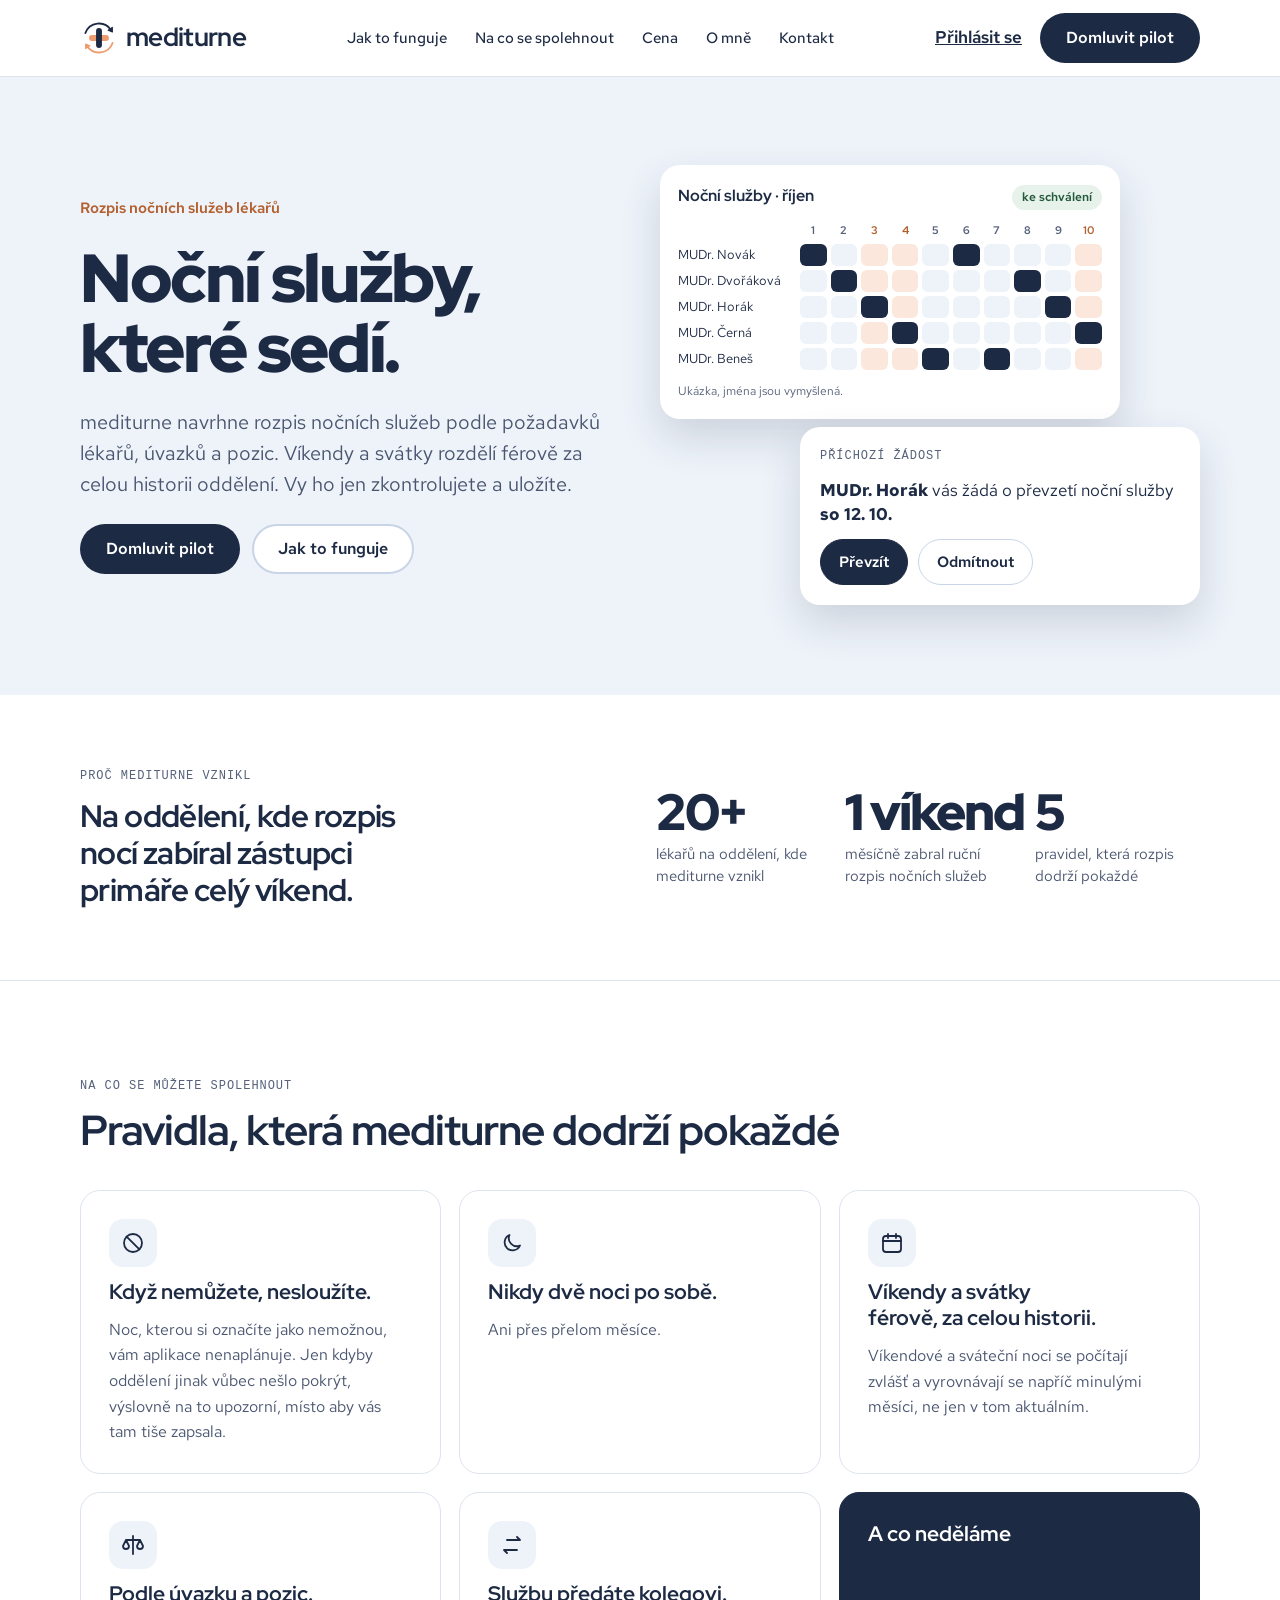
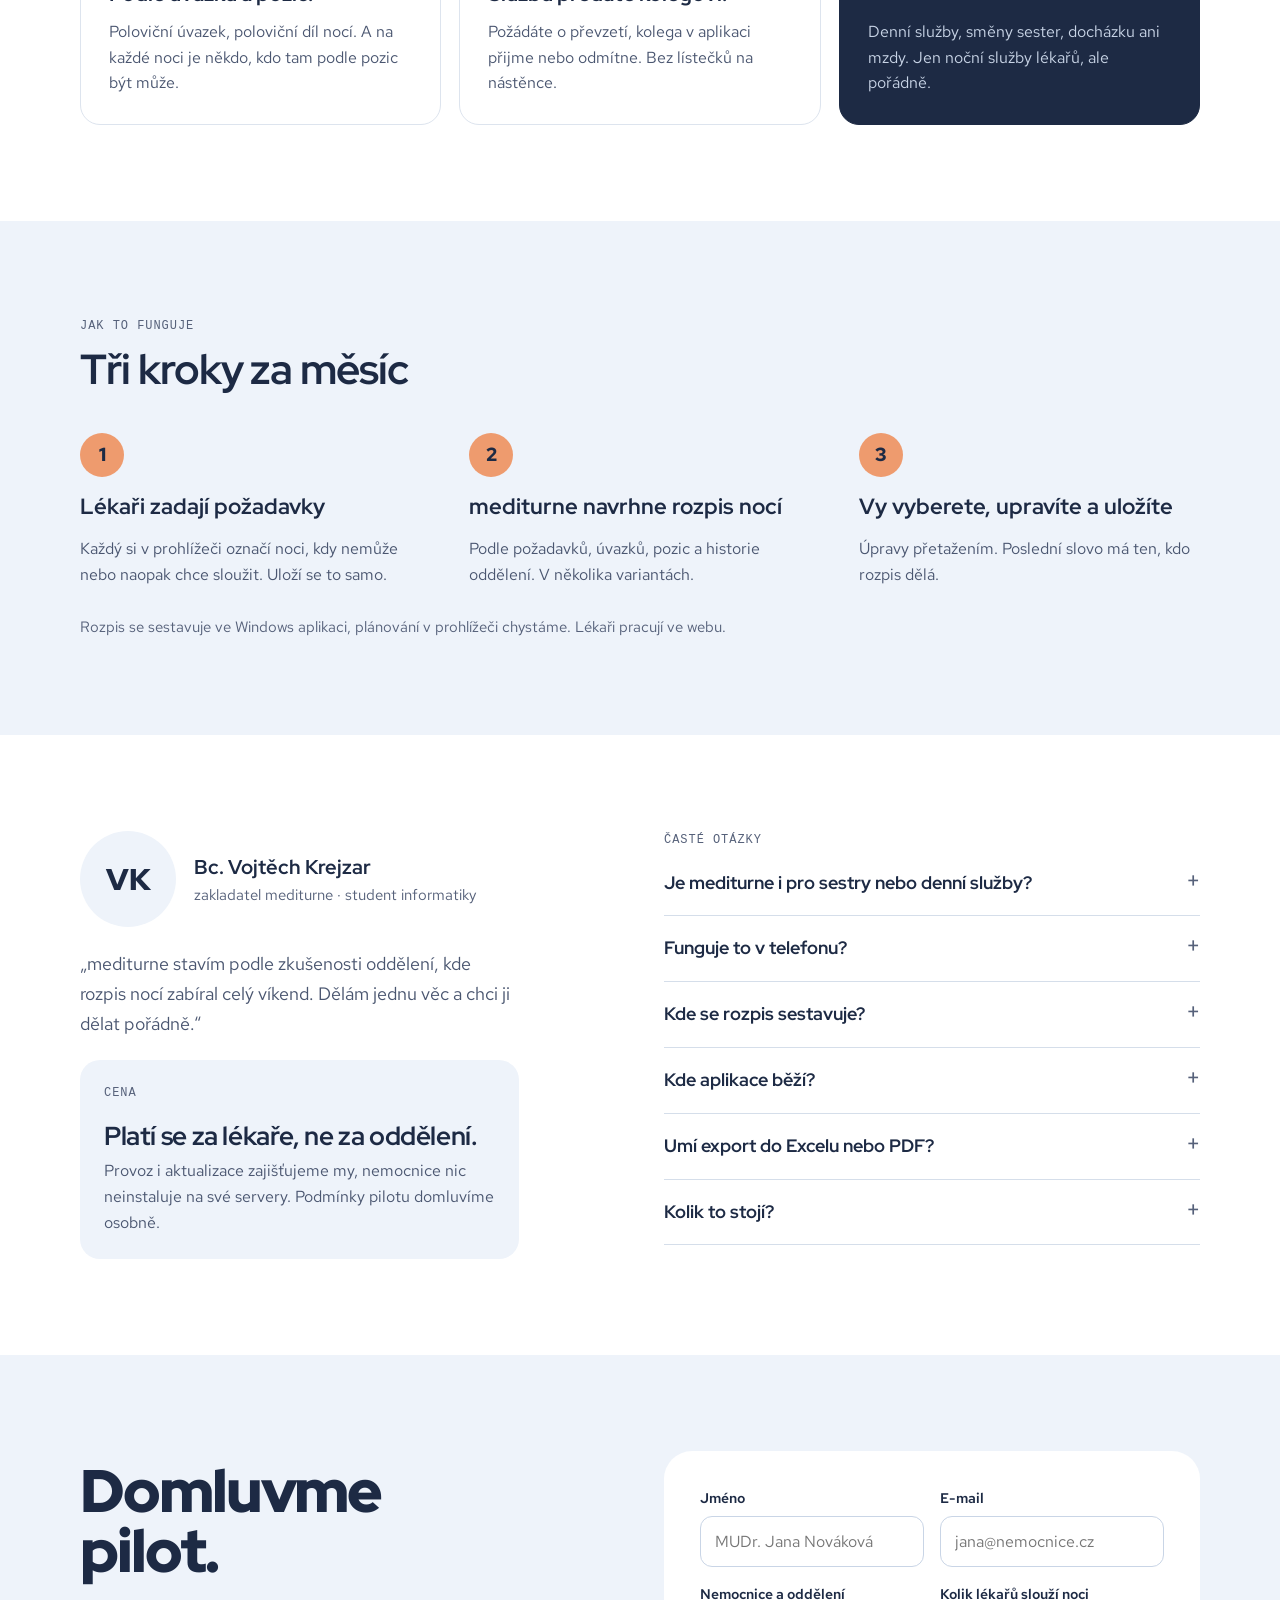
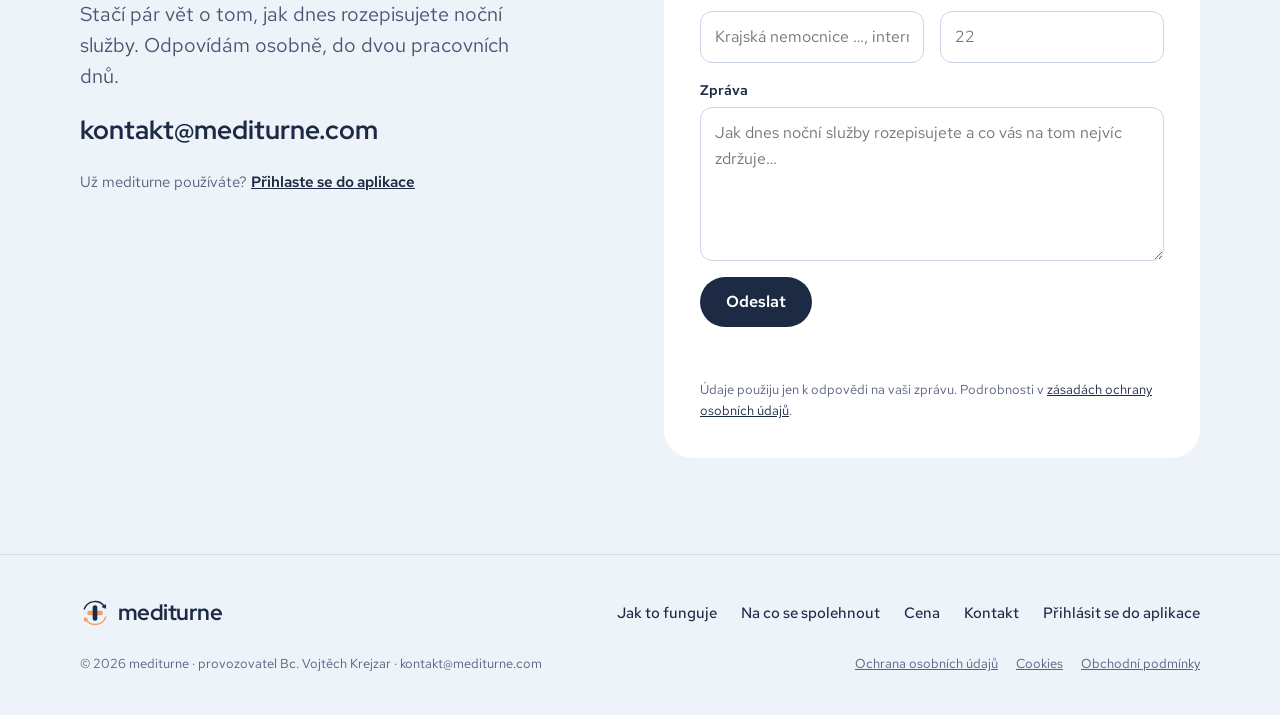
<file: index.html>
<!doctype html>
<html lang="cs">
<head>
<meta charset="utf-8">
<meta name="viewport" content="width=device-width, initial-scale=1">
<title>mediturne · Noční služby lékařů, které sedí</title>
<meta name="description" content="mediturne navrhne rozpis nočních služeb lékařů podle požadavků, úvazků a pozic. Víkendy a svátky rozdělí férově za celou historii oddělení.">
<link rel="canonical" href="https://mediturne.com/">
<meta property="og:type" content="website">
<meta property="og:locale" content="cs_CZ">
<meta property="og:title" content="mediturne · Noční služby lékařů, které sedí">
<meta property="og:description" content="Rozpis nočních služeb lékařů podle požadavků, úvazků a pozic. Férově za celou historii oddělení.">
<meta property="og:url" content="https://mediturne.com/">
<meta property="og:image" content="https://mediturne.com/assets/og.png">
<meta name="twitter:card" content="summary_large_image">
<link rel="icon" href="/favicon.ico" sizes="any">
<link rel="icon" href="/assets/favicon.svg" type="image/svg+xml">
<link rel="apple-touch-icon" href="/assets/apple-touch-icon.png">
<link rel="stylesheet" href="/assets/site.css">
<script src="/assets/site.js" defer></script>
</head>
<body>
<a class="skip" href="#obsah">Přeskočit na obsah</a>

<header class="site-header">
  <div class="wrap header-row">
    <a class="brand" href="/" aria-label="mediturne, úvodní stránka"><img src="/assets/logo.svg" alt="" width="38" height="38"><span>mediturne</span></a>
    <nav class="main-nav" aria-label="Hlavní">
      <a href="#jak">Jak to funguje</a>
      <a href="#pravidla">Na co se spolehnout</a>
      <a href="#cena">Cena</a>
      <a href="#o-mne">O mně</a>
      <a href="#kontakt">Kontakt</a>
    </nav>
    <div class="header-actions">
      <a class="link-strong" href="https://app.mediturne.com">Přihlásit se</a>
      <a class="btn btn-primary" href="#kontakt">Domluvit pilot</a>
    </div>
    <details class="mobile-nav">
      <summary aria-label="Otevřít menu"><span></span><span></span><span></span></summary>
      <nav aria-label="Mobilní">
        <a href="#jak">Jak to funguje</a>
        <a href="#pravidla">Na co se spolehnout</a>
        <a href="#cena">Cena</a>
        <a href="#o-mne">O mně</a>
        <a href="#kontakt">Kontakt</a>
        <a href="https://app.mediturne.com">Přihlásit se do aplikace</a>
      </nav>
    </details>
  </div>
</header>

<main id="obsah">

<section class="hero">
  <div class="wrap hero-grid">
    <div class="hero-text">
      <p class="eyebrow-accent">Rozpis nočních služeb lékařů</p>
      <h1>Noční služby, které sedí.</h1>
      <p class="lead">mediturne navrhne rozpis nočních služeb podle požadavků lékařů, úvazků a pozic. Víkendy a svátky rozdělí férově za celou historii oddělení. Vy ho jen zkontrolujete a uložíte.</p>
      <div class="actions">
        <a class="btn btn-primary" href="#kontakt">Domluvit pilot</a>
        <a class="btn btn-ghost" href="#jak">Jak to funguje</a>
      </div>
    </div>
    <div class="hero-visual" aria-hidden="true">
      <div class="card roster">
        <div class="roster-head"><b>Noční služby · říjen</b><span class="pill-ok">ke schválení</span></div>
        <div class="roster-grid"><span></span><span class="d">1</span><span class="d">2</span><span class="d we">3</span><span class="d we">4</span><span class="d">5</span><span class="d">6</span><span class="d">7</span><span class="d">8</span><span class="d">9</span><span class="d we">10</span><span>MUDr. Novák</span><span class="c on"></span><span class="c"></span><span class="c we"></span><span class="c we"></span><span class="c"></span><span class="c on"></span><span class="c"></span><span class="c"></span><span class="c"></span><span class="c we"></span><span>MUDr. Dvořáková</span><span class="c"></span><span class="c on"></span><span class="c we"></span><span class="c we"></span><span class="c"></span><span class="c"></span><span class="c"></span><span class="c on"></span><span class="c"></span><span class="c we"></span><span>MUDr. Horák</span><span class="c"></span><span class="c"></span><span class="c on"></span><span class="c we"></span><span class="c"></span><span class="c"></span><span class="c"></span><span class="c"></span><span class="c on"></span><span class="c we"></span><span>MUDr. Černá</span><span class="c"></span><span class="c"></span><span class="c we"></span><span class="c on"></span><span class="c"></span><span class="c"></span><span class="c"></span><span class="c"></span><span class="c"></span><span class="c on"></span><span>MUDr. Beneš</span><span class="c"></span><span class="c"></span><span class="c we"></span><span class="c we"></span><span class="c on"></span><span class="c"></span><span class="c on"></span><span class="c"></span><span class="c"></span><span class="c we"></span></div>
        <p class="roster-note">Ukázka, jména jsou vymyšlená.</p>
      </div>
      <div class="card handover">
        <span class="label">Příchozí žádost</span>
        <p><b>MUDr. Horák</b> vás žádá o převzetí noční služby <b>so 12. 10.</b></p>
        <div class="handover-actions"><span class="fake-btn fake-primary">Převzít</span><span class="fake-btn">Odmítnout</span></div>
      </div>
    </div>
  </div>
</section>

<section class="story" aria-labelledby="story-h">
  <div class="wrap story-grid">
    <div>
      <p class="label">Proč mediturne vznikl</p>
      <h2 id="story-h" class="h-mid">Na oddělení, kde rozpis nocí zabíral zástupci primáře celý víkend.</h2>
    </div>
    <dl class="facts">
      <div><dt>20+</dt><dd>lékařů na oddělení, kde mediturne vznikl</dd></div>
      <div><dt>1 víkend</dt><dd>měsíčně zabral ruční rozpis nočních služeb</dd></div>
      <div><dt>5</dt><dd>pravidel, která rozpis dodrží pokaždé</dd></div>
    </dl>
  </div>
</section>

<section id="pravidla" class="section" aria-labelledby="pravidla-h">
  <div class="wrap">
    <p class="label">Na co se můžete spolehnout</p>
    <h2 id="pravidla-h">Pravidla, která mediturne dodrží pokaždé</h2>
    <ul class="rules">
      <li class="rule">
        <span class="icon"><svg viewBox="0 0 24 24" aria-hidden="true"><circle cx="12" cy="12" r="9"/><path d="M5.6 5.6l12.8 12.8"/></svg></span>
        <h3>Když nemůžete, nesloužíte.</h3>
        <p>Noc, kterou si označíte jako nemožnou, vám aplikace nenaplánuje. Jen kdyby oddělení jinak vůbec nešlo pokrýt, výslovně na to upozorní, místo aby vás tam tiše zapsala.</p>
      </li>
      <li class="rule">
        <span class="icon"><svg viewBox="0 0 24 24" aria-hidden="true"><path d="M20 14.5A8 8 0 0 1 9.5 4a8 8 0 1 0 10.5 10.5z"/></svg></span>
        <h3>Nikdy dvě noci po sobě.</h3>
        <p>Ani přes přelom měsíce.</p>
      </li>
      <li class="rule">
        <span class="icon"><svg viewBox="0 0 24 24" aria-hidden="true"><rect x="3" y="5" width="18" height="16" rx="3"/><path d="M8 3v4M16 3v4M3 10h18"/></svg></span>
        <h3>Víkendy a svátky férově, za celou historii.</h3>
        <p>Víkendové a sváteční noci se počítají zvlášť a vyrovnávají se napříč minulými měsíci, ne jen v tom aktuálním.</p>
      </li>
      <li class="rule">
        <span class="icon"><svg viewBox="0 0 24 24" aria-hidden="true"><path d="M12 3v18M5 7h14M5 7l-3 6a3 3 0 0 0 6 0zM19 7l-3 6a3 3 0 0 0 6 0z"/></svg></span>
        <h3>Podle úvazku a pozic.</h3>
        <p>Poloviční úvazek, poloviční díl nocí. A na každé noci je někdo, kdo tam podle pozic být může.</p>
      </li>
      <li class="rule">
        <span class="icon"><svg viewBox="0 0 24 24" aria-hidden="true"><path d="M7 7h13l-3-3M17 17H4l3 3"/></svg></span>
        <h3>Službu předáte kolegovi.</h3>
        <p>Požádáte o převzetí, kolega v aplikaci přijme nebo odmítne. Bez lístečků na nástěnce.</p>
      </li>
      <li class="rule rule-dark">
        <h3>A co neděláme</h3>
        <p>Denní služby, směny sester, docházku ani mzdy. Jen noční služby lékařů, ale pořádně.</p>
      </li>
    </ul>
  </div>
</section>

<section id="jak" class="section section-mist" aria-labelledby="jak-h">
  <div class="wrap">
    <p class="label">Jak to funguje</p>
    <h2 id="jak-h">Tři kroky za měsíc</h2>
    <ol class="steps">
      <li><span class="num">1</span><h3>Lékaři zadají požadavky</h3><p>Každý si v prohlížeči označí noci, kdy nemůže nebo naopak chce sloužit. Uloží se to samo.</p></li>
      <li><span class="num">2</span><h3>mediturne navrhne rozpis nocí</h3><p>Podle požadavků, úvazků, pozic a historie oddělení. V několika variantách.</p></li>
      <li><span class="num">3</span><h3>Vy vyberete, upravíte a uložíte</h3><p>Úpravy přetažením. Poslední slovo má ten, kdo rozpis dělá.</p></li>
    </ol>
    <p class="note">Rozpis se sestavuje ve Windows aplikaci, plánování v prohlížeči chystáme. Lékaři pracují ve webu.</p>
  </div>
</section>

<section id="cena" class="section" aria-labelledby="cena-h">
  <div class="wrap two-col">
    <div id="o-mne" class="about">
      <div class="person">
        <span class="avatar" role="img" aria-label="Vojtěch Krejzar">VK</span>
        <div><h3>Bc. Vojtěch Krejzar</h3><p class="muted">zakladatel mediturne · student informatiky</p></div>
      </div>
      <blockquote>„mediturne stavím podle zkušenosti oddělení, kde rozpis nocí zabíral celý víkend. Dělám jednu věc a chci ji dělat pořádně.“</blockquote>
      <div class="price-box">
        <p class="label">Cena</p>
        <h2 id="cena-h" class="h-small">Platí se za lékaře, ne za oddělení.</h2>
        <p>Provoz i aktualizace zajišťujeme my, nemocnice nic neinstaluje na své servery. Podmínky pilotu domluvíme osobně.</p>
      </div>
    </div>
    <div class="faq">
      <p class="label">Časté otázky</p>
      <details><summary>Je mediturne i pro sestry nebo denní služby?</summary><p>Ne. Rozepisuje jen noční služby lékařů.</p></details>
      <details><summary>Funguje to v telefonu?</summary><p>Požadavky se zadávají v prohlížeči. Samostatnou mobilní aplikaci zatím nemáme.</p></details>
      <details><summary>Kde se rozpis sestavuje?</summary><p>Ve Windows aplikaci toho, kdo rozpis dělá. Plánování přímo v prohlížeči chystáme. Lékaři pracují ve webu.</p></details>
      <details><summary>Kde aplikace běží?</summary><p>Provozujeme ji my. Nemocnice nic neinstaluje na své servery.</p></details>
      <details><summary>Umí export do Excelu nebo PDF?</summary><p>Zatím ne. Rozpis vidí všichni lékaři oddělení v aplikaci.</p></details>
      <details><summary>Kolik to stojí?</summary><p>Platí se za lékaře. Podmínky pilotu domluvíme osobně.</p></details>
    </div>
  </div>
</section>

<section id="kontakt" class="section section-mist" aria-labelledby="kontakt-h">
  <div class="wrap two-col">
    <div class="contact-text">
      <h2 id="kontakt-h" class="h-big">Domluvme pilot.</h2>
      <p class="lead">Stačí pár vět o tom, jak dnes rozepisujete noční služby. Odpovídám osobně, do dvou pracovních dnů.</p>
      <p class="contact-mail"><a href="mailto:kontakt@mediturne.com">kontakt@mediturne.com</a></p>
      <p class="muted">Už mediturne používáte? <a class="link-strong" href="https://app.mediturne.com">Přihlaste se do aplikace</a></p>
    </div>
    <form class="contact-form" id="contact-form" action="/api/contact" method="POST" novalidate>
      <div class="row2">
        <div class="field"><label for="f-name">Jméno</label><input id="f-name" name="jmeno" type="text" autocomplete="name" placeholder="MUDr. Jana Nováková" required></div>
        <div class="field"><label for="f-email">E-mail</label><input id="f-email" name="email" type="email" autocomplete="email" placeholder="jana@nemocnice.cz" required></div>
      </div>
      <div class="row2">
        <div class="field"><label for="f-org">Nemocnice a oddělení</label><input id="f-org" name="nemocnice_oddeleni" type="text" autocomplete="organization" placeholder="Krajská nemocnice …, interna"></div>
        <div class="field"><label for="f-count">Kolik lékařů slouží noci</label><input id="f-count" name="pocet_lekaru" type="number" min="1" max="500" inputmode="numeric" placeholder="22"></div>
      </div>
      <div class="field"><label for="f-msg">Zpráva</label><textarea id="f-msg" name="zprava" rows="5" placeholder="Jak dnes noční služby rozepisujete a co vás na tom nejvíc zdržuje…" required></textarea></div>
      <div class="hp" aria-hidden="true"><label for="f-gotcha">Toto pole nevyplňujte</label><input id="f-gotcha" type="text" name="_gotcha" tabindex="-1" autocomplete="off"></div>
      <button class="btn btn-primary" type="submit">Odeslat</button>
      <p class="form-status" id="form-status" role="status" aria-live="polite"></p>
      <p class="fine">Údaje použiju jen k odpovědi na vaši zprávu. Podrobnosti v <a href="/ochrana-osobnich-udaju">zásadách ochrany osobních údajů</a>.</p>
    </form>
  </div>
</section>

</main>

<footer class="site-footer">
  <div class="wrap footer-row">
    <a class="brand brand-small" href="/"><img src="/assets/logo.svg" alt="" width="30" height="30"><span>mediturne</span></a>
    <nav class="footer-nav" aria-label="Patička">
      <a href="#jak">Jak to funguje</a><a href="#pravidla">Na co se spolehnout</a><a href="#cena">Cena</a><a href="#kontakt">Kontakt</a>
      <a class="link-strong" href="https://app.mediturne.com">Přihlásit se do aplikace</a>
    </nav>
  </div>
  <div class="wrap footer-legal">
    <p>© 2026 mediturne · provozovatel Bc. Vojtěch Krejzar · kontakt@mediturne.com</p>
    <nav aria-label="Právní informace"><a href="/ochrana-osobnich-udaju">Ochrana osobních údajů</a><a href="/cookies">Cookies</a><a href="/obchodni-podminky">Obchodní podmínky</a></nav>
  </div>
</footer>
</body>
</html>
</file>
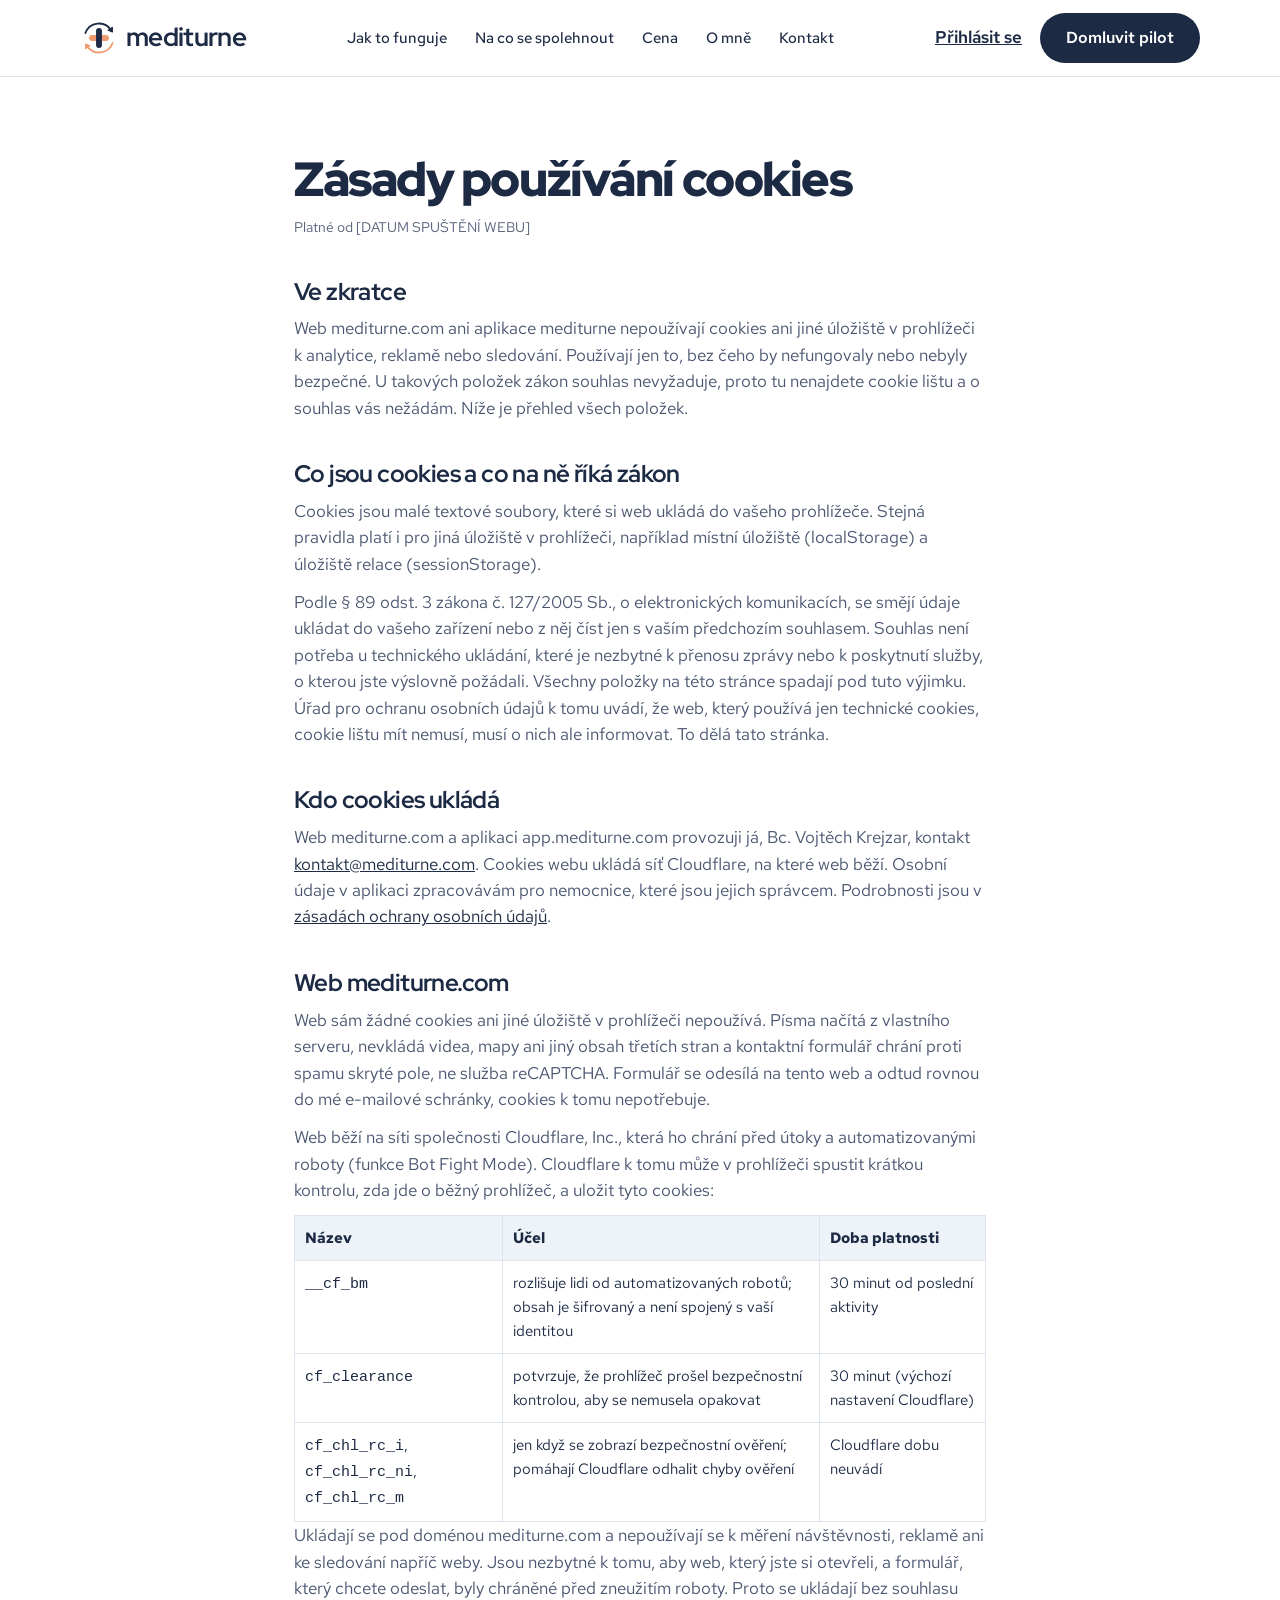
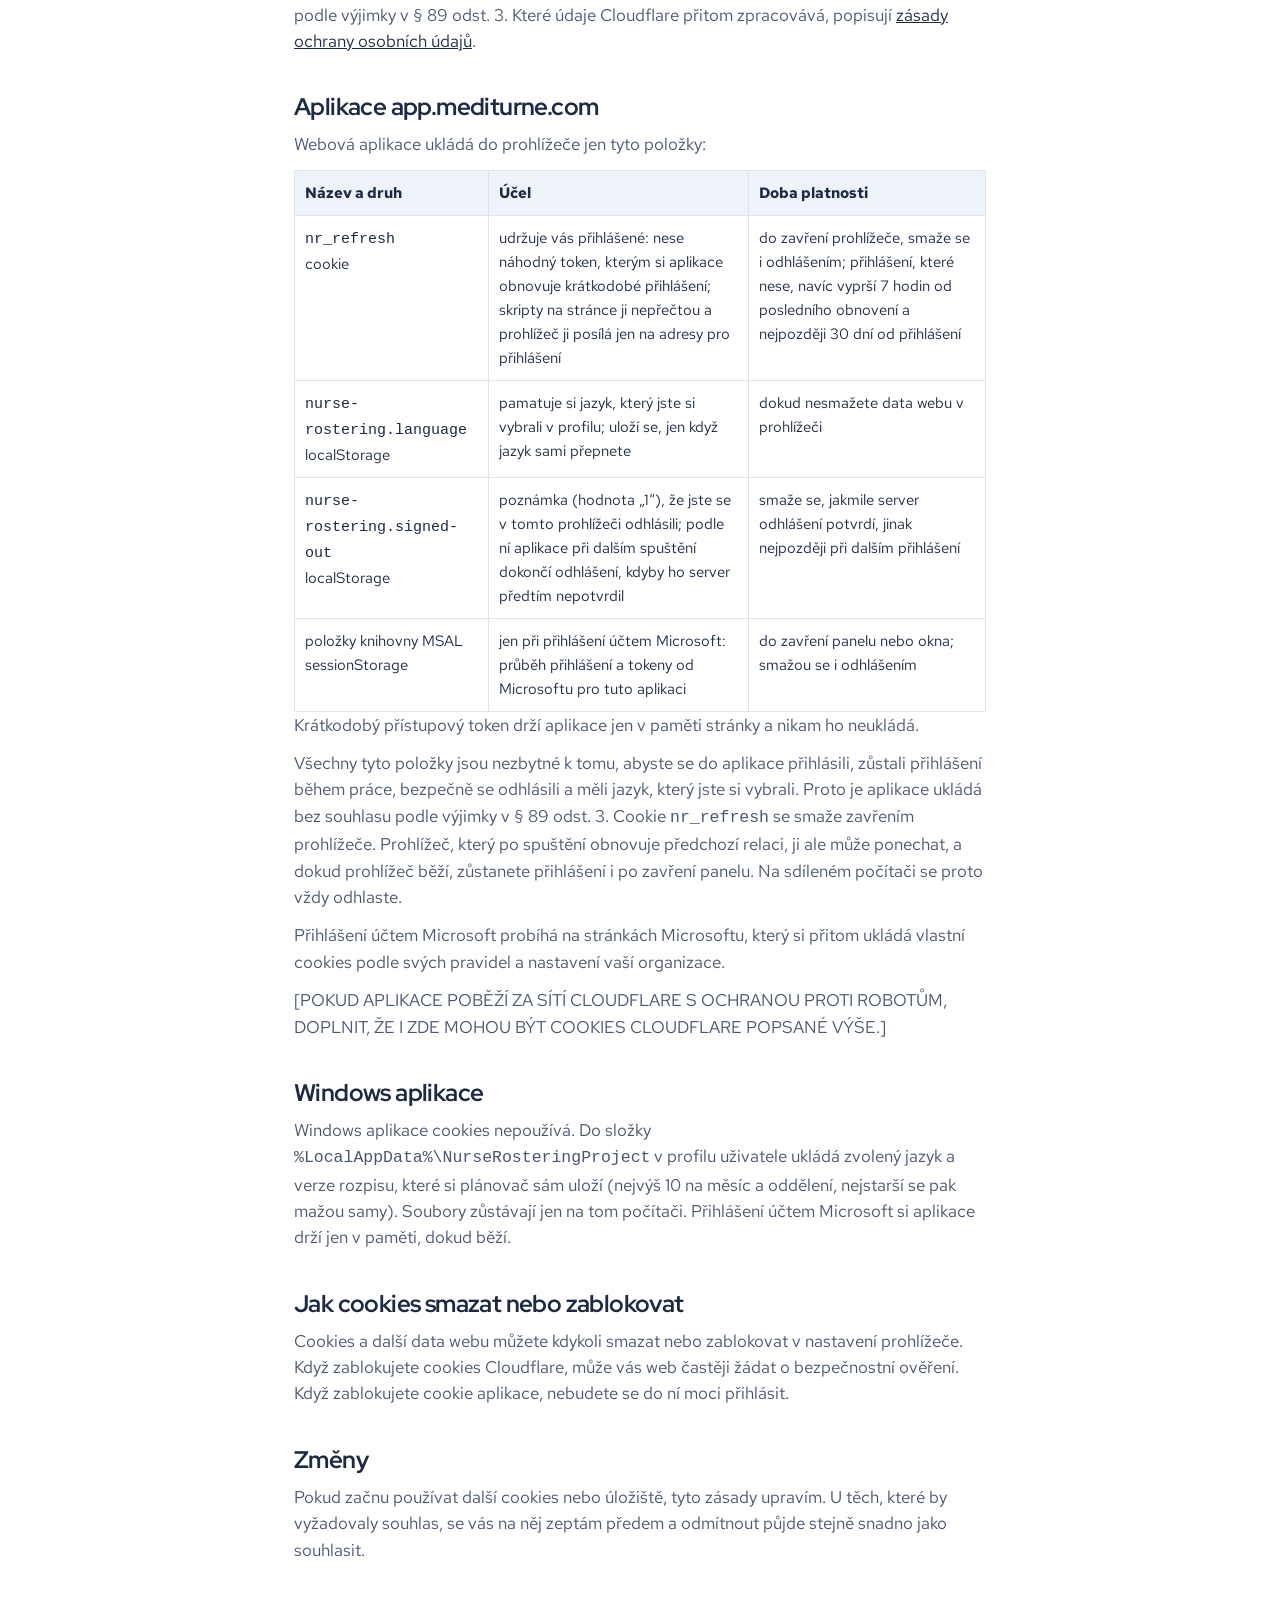
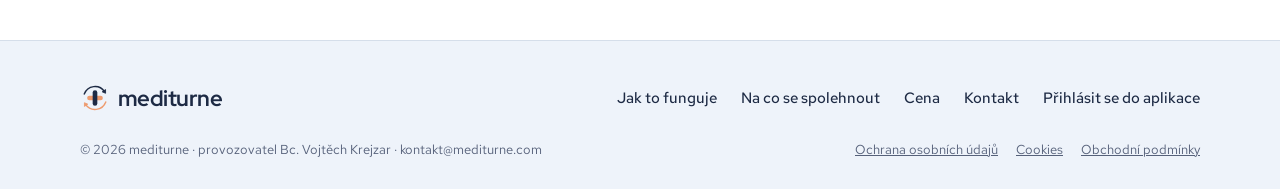
<file: cookies.html>
<!doctype html>
<html lang="cs">
<head>
<meta charset="utf-8">
<meta name="viewport" content="width=device-width, initial-scale=1">
<title>Cookies · mediturne</title>
<meta name="description" content="Jaké cookies používá web mediturne.com a aplikace mediturne.">
<link rel="canonical" href="https://mediturne.com/cookies">
<link rel="icon" href="/favicon.ico" sizes="any">
<link rel="icon" href="/assets/favicon.svg" type="image/svg+xml">
<link rel="stylesheet" href="/assets/site.css">
</head>
<body>
<a class="skip" href="/#obsah">Přeskočit na obsah</a>

<header class="site-header">
  <div class="wrap header-row">
    <a class="brand" href="/" aria-label="mediturne, úvodní stránka"><img src="/assets/logo.svg" alt="" width="38" height="38"><span>mediturne</span></a>
    <nav class="main-nav" aria-label="Hlavní">
      <a href="/#jak">Jak to funguje</a>
      <a href="/#pravidla">Na co se spolehnout</a>
      <a href="/#cena">Cena</a>
      <a href="/#o-mne">O mně</a>
      <a href="/#kontakt">Kontakt</a>
    </nav>
    <div class="header-actions">
      <a class="link-strong" href="https://app.mediturne.com">Přihlásit se</a>
      <a class="btn btn-primary" href="/#kontakt">Domluvit pilot</a>
    </div>
    <details class="mobile-nav">
      <summary aria-label="Otevřít menu"><span></span><span></span><span></span></summary>
      <nav aria-label="Mobilní">
        <a href="/#jak">Jak to funguje</a>
        <a href="/#pravidla">Na co se spolehnout</a>
        <a href="/#cena">Cena</a>
        <a href="/#o-mne">O mně</a>
        <a href="/#kontakt">Kontakt</a>
        <a href="https://app.mediturne.com">Přihlásit se do aplikace</a>
      </nav>
    </details>
  </div>
</header>

<main id="obsah" class="legal"><div class="wrap">
<h1>Zásady používání cookies</h1>
<p class="updated">Platné od [DATUM SPUŠTĚNÍ WEBU]</p>

<h2>Ve zkratce</h2>
<p>Web mediturne.com ani aplikace mediturne nepoužívají cookies ani jiné úložiště v prohlížeči k analytice, reklamě nebo sledování. Používají jen to, bez čeho by nefungovaly nebo nebyly bezpečné. U takových položek zákon souhlas nevyžaduje, proto tu nenajdete cookie lištu a o souhlas vás nežádám. Níže je přehled všech položek.</p>

<h2>Co jsou cookies a co na ně říká zákon</h2>
<p>Cookies jsou malé textové soubory, které si web ukládá do vašeho prohlížeče. Stejná pravidla platí i pro jiná úložiště v prohlížeči, například místní úložiště (localStorage) a úložiště relace (sessionStorage).</p>
<p>Podle § 89 odst. 3 zákona č. 127/2005 Sb., o elektronických komunikacích, se smějí údaje ukládat do vašeho zařízení nebo z něj číst jen s vaším předchozím souhlasem. Souhlas není potřeba u technického ukládání, které je nezbytné k přenosu zprávy nebo k poskytnutí služby, o kterou jste výslovně požádali. Všechny položky na této stránce spadají pod tuto výjimku. Úřad pro ochranu osobních údajů k tomu uvádí, že web, který používá jen technické cookies, cookie lištu mít nemusí, musí o nich ale informovat. To dělá tato stránka.</p>

<h2>Kdo cookies ukládá</h2>
<p>Web mediturne.com a aplikaci app.mediturne.com provozuji já, Bc. Vojtěch Krejzar, kontakt <a href="mailto:kontakt@mediturne.com">kontakt@mediturne.com</a>. Cookies webu ukládá síť Cloudflare, na které web běží. Osobní údaje v aplikaci zpracovávám pro nemocnice, které jsou jejich správcem. Podrobnosti jsou v <a href="/ochrana-osobnich-udaju">zásadách ochrany osobních údajů</a>.</p>

<h2>Web mediturne.com</h2>
<p>Web sám žádné cookies ani jiné úložiště v prohlížeči nepoužívá. Písma načítá z vlastního serveru, nevkládá videa, mapy ani jiný obsah třetích stran a kontaktní formulář chrání proti spamu skryté pole, ne služba reCAPTCHA. Formulář se odesílá na tento web a odtud rovnou do mé e-mailové schránky, cookies k tomu nepotřebuje.</p>
<p>Web běží na síti společnosti Cloudflare, Inc., která ho chrání před útoky a automatizovanými roboty (funkce Bot Fight Mode). Cloudflare k tomu může v prohlížeči spustit krátkou kontrolu, zda jde o běžný prohlížeč, a uložit tyto cookies:</p>
<div class="table-wrap"><table>
<thead><tr><th>Název</th><th>Účel</th><th>Doba platnosti</th></tr></thead>
<tbody>
<tr><td><code>__cf_bm</code></td><td>rozlišuje lidi od automatizovaných robotů; obsah je šifrovaný a není spojený s vaší identitou</td><td>30 minut od poslední aktivity</td></tr>
<tr><td><code>cf_clearance</code></td><td>potvrzuje, že prohlížeč prošel bezpečnostní kontrolou, aby se nemusela opakovat</td><td>30 minut (výchozí nastavení Cloudflare)</td></tr>
<tr><td><code>cf_chl_rc_i</code>, <code>cf_chl_rc_ni</code>, <code>cf_chl_rc_m</code></td><td>jen když se zobrazí bezpečnostní ověření; pomáhají Cloudflare odhalit chyby ověření</td><td>Cloudflare dobu neuvádí</td></tr>
</tbody></table></div>
<p>Ukládají se pod doménou mediturne.com a nepoužívají se k měření návštěvnosti, reklamě ani ke sledování napříč weby. Jsou nezbytné k tomu, aby web, který jste si otevřeli, a formulář, který chcete odeslat, byly chráněné před zneužitím roboty. Proto se ukládají bez souhlasu podle výjimky v § 89 odst. 3. Které údaje Cloudflare přitom zpracovává, popisují <a href="/ochrana-osobnich-udaju">zásady ochrany osobních údajů</a>.</p>

<h2>Aplikace app.mediturne.com</h2>
<p>Webová aplikace ukládá do prohlížeče jen tyto položky:</p>
<div class="table-wrap"><table>
<thead><tr><th>Název a druh</th><th>Účel</th><th>Doba platnosti</th></tr></thead>
<tbody>
<tr><td><code>nr_refresh</code><br>cookie</td><td>udržuje vás přihlášené: nese náhodný token, kterým si aplikace obnovuje krátkodobé přihlášení; skripty na stránce ji nepřečtou a prohlížeč ji posílá jen na adresy pro přihlášení</td><td>do zavření prohlížeče, smaže se i odhlášením; přihlášení, které nese, navíc vyprší 7 hodin od posledního obnovení a nejpozději 30 dní od přihlášení</td></tr>
<tr><td><code>nurse-rostering.language</code><br>localStorage</td><td>pamatuje si jazyk, který jste si vybrali v profilu; uloží se, jen když jazyk sami přepnete</td><td>dokud nesmažete data webu v prohlížeči</td></tr>
<tr><td><code>nurse-rostering.signed-out</code><br>localStorage</td><td>poznámka (hodnota „1“), že jste se v tomto prohlížeči odhlásili; podle ní aplikace při dalším spuštění dokončí odhlášení, kdyby ho server předtím nepotvrdil</td><td>smaže se, jakmile server odhlášení potvrdí, jinak nejpozději při dalším přihlášení</td></tr>
<tr><td>položky knihovny MSAL<br>sessionStorage</td><td>jen při přihlášení účtem Microsoft: průběh přihlášení a tokeny od Microsoftu pro tuto aplikaci</td><td>do zavření panelu nebo okna; smažou se i odhlášením</td></tr>
</tbody></table></div>
<p>Krátkodobý přístupový token drží aplikace jen v paměti stránky a nikam ho neukládá.</p>
<p>Všechny tyto položky jsou nezbytné k tomu, abyste se do aplikace přihlásili, zůstali přihlášení během práce, bezpečně se odhlásili a měli jazyk, který jste si vybrali. Proto je aplikace ukládá bez souhlasu podle výjimky v § 89 odst. 3. Cookie <code>nr_refresh</code> se smaže zavřením prohlížeče. Prohlížeč, který po spuštění obnovuje předchozí relaci, ji ale může ponechat, a dokud prohlížeč běží, zůstanete přihlášení i po zavření panelu. Na sdíleném počítači se proto vždy odhlaste.</p>
<p>Přihlášení účtem Microsoft probíhá na stránkách Microsoftu, který si přitom ukládá vlastní cookies podle svých pravidel a nastavení vaší organizace.</p>
<p>[POKUD APLIKACE POBĚŽÍ ZA SÍTÍ CLOUDFLARE S OCHRANOU PROTI ROBOTŮM, DOPLNIT, ŽE I ZDE MOHOU BÝT COOKIES CLOUDFLARE POPSANÉ VÝŠE.]</p>

<h2>Windows aplikace</h2>
<p>Windows aplikace cookies nepoužívá. Do složky <code>%LocalAppData%\NurseRosteringProject</code> v profilu uživatele ukládá zvolený jazyk a verze rozpisu, které si plánovač sám uloží (nejvýš 10 na měsíc a oddělení, nejstarší se pak mažou samy). Soubory zůstávají jen na tom počítači. Přihlášení účtem Microsoft si aplikace drží jen v paměti, dokud běží.</p>

<h2>Jak cookies smazat nebo zablokovat</h2>
<p>Cookies a další data webu můžete kdykoli smazat nebo zablokovat v nastavení prohlížeče. Když zablokujete cookies Cloudflare, může vás web častěji žádat o bezpečnostní ověření. Když zablokujete cookie aplikace, nebudete se do ní moci přihlásit.</p>

<h2>Změny</h2>
<p>Pokud začnu používat další cookies nebo úložiště, tyto zásady upravím. U těch, které by vyžadovaly souhlas, se vás na něj zeptám předem a odmítnout půjde stejně snadno jako souhlasit.</p>

</div></main>
<footer class="site-footer">
  <div class="wrap footer-row">
    <a class="brand brand-small" href="/"><img src="/assets/logo.svg" alt="" width="30" height="30"><span>mediturne</span></a>
    <nav class="footer-nav" aria-label="Patička">
      <a href="/#jak">Jak to funguje</a><a href="/#pravidla">Na co se spolehnout</a><a href="/#cena">Cena</a><a href="/#kontakt">Kontakt</a>
      <a class="link-strong" href="https://app.mediturne.com">Přihlásit se do aplikace</a>
    </nav>
  </div>
  <div class="wrap footer-legal">
    <p>© 2026 mediturne · provozovatel Bc. Vojtěch Krejzar · kontakt@mediturne.com</p>
    <nav aria-label="Právní informace"><a href="/ochrana-osobnich-udaju">Ochrana osobních údajů</a><a href="/cookies">Cookies</a><a href="/obchodni-podminky">Obchodní podmínky</a></nav>
  </div>
</footer>
</body>
</html>
</file>
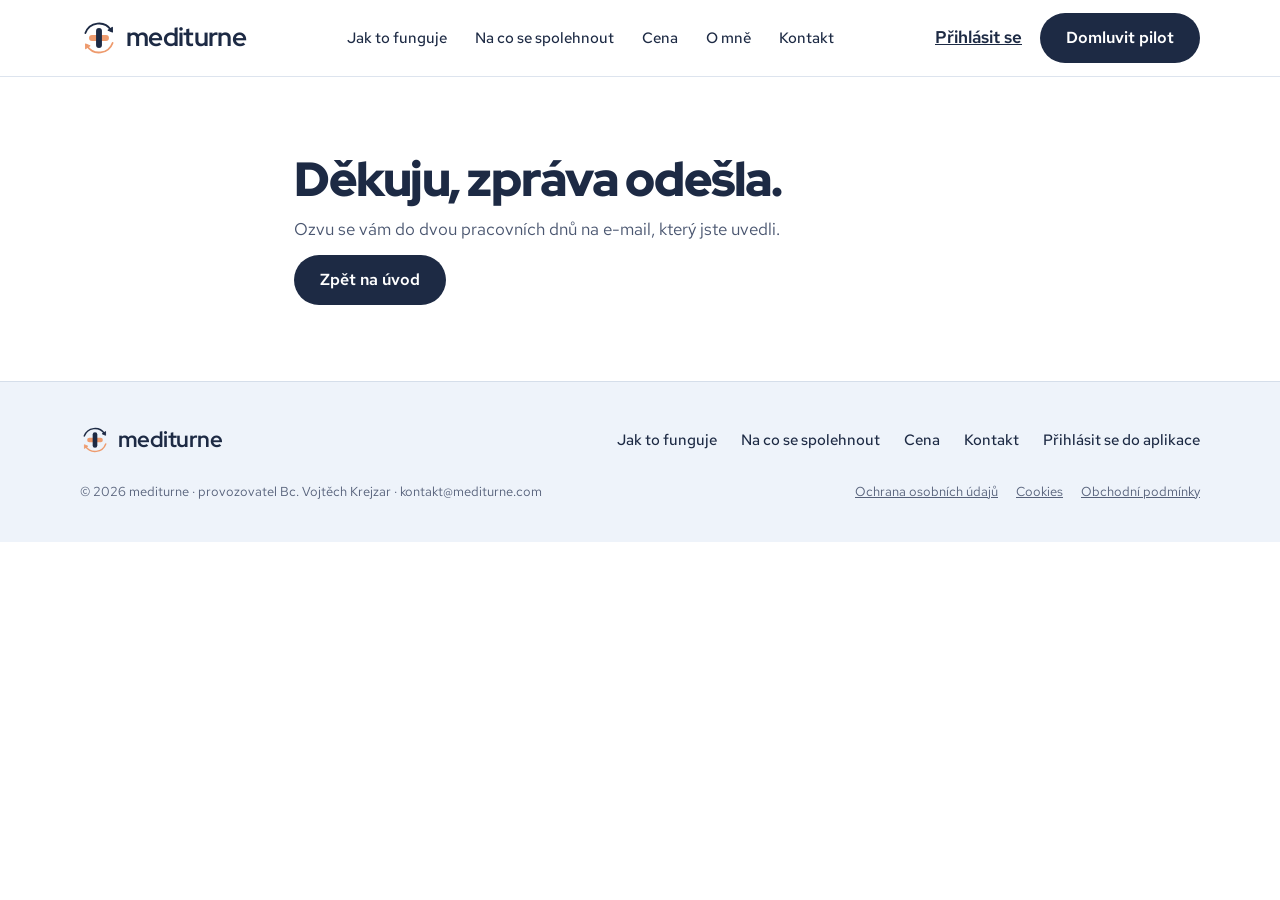
<file: dekujeme.html>
<!doctype html>
<html lang="cs">
<head>
<meta charset="utf-8">
<meta name="viewport" content="width=device-width, initial-scale=1">
<title>Zpráva odeslána · mediturne</title>
<meta name="description" content="Děkujeme za zprávu.">
<meta name="robots" content="noindex">
<link rel="icon" href="/favicon.ico" sizes="any">
<link rel="icon" href="/assets/favicon.svg" type="image/svg+xml">
<link rel="stylesheet" href="/assets/site.css">
</head>
<body>
<a class="skip" href="/#obsah">Přeskočit na obsah</a>

<header class="site-header">
  <div class="wrap header-row">
    <a class="brand" href="/" aria-label="mediturne, úvodní stránka"><img src="/assets/logo.svg" alt="" width="38" height="38"><span>mediturne</span></a>
    <nav class="main-nav" aria-label="Hlavní">
      <a href="/#jak">Jak to funguje</a>
      <a href="/#pravidla">Na co se spolehnout</a>
      <a href="/#cena">Cena</a>
      <a href="/#o-mne">O mně</a>
      <a href="/#kontakt">Kontakt</a>
    </nav>
    <div class="header-actions">
      <a class="link-strong" href="https://app.mediturne.com">Přihlásit se</a>
      <a class="btn btn-primary" href="/#kontakt">Domluvit pilot</a>
    </div>
    <details class="mobile-nav">
      <summary aria-label="Otevřít menu"><span></span><span></span><span></span></summary>
      <nav aria-label="Mobilní">
        <a href="/#jak">Jak to funguje</a>
        <a href="/#pravidla">Na co se spolehnout</a>
        <a href="/#cena">Cena</a>
        <a href="/#o-mne">O mně</a>
        <a href="/#kontakt">Kontakt</a>
        <a href="https://app.mediturne.com">Přihlásit se do aplikace</a>
      </nav>
    </details>
  </div>
</header>

<main id="obsah" class="legal"><div class="wrap">
<h1>Děkuju, zpráva odešla.</h1>
<p>Ozvu se vám do dvou pracovních dnů na e-mail, který jste uvedli.</p>
<p><a class="btn btn-primary" href="/">Zpět na úvod</a></p>

</div></main>
<footer class="site-footer">
  <div class="wrap footer-row">
    <a class="brand brand-small" href="/"><img src="/assets/logo.svg" alt="" width="30" height="30"><span>mediturne</span></a>
    <nav class="footer-nav" aria-label="Patička">
      <a href="/#jak">Jak to funguje</a><a href="/#pravidla">Na co se spolehnout</a><a href="/#cena">Cena</a><a href="/#kontakt">Kontakt</a>
      <a class="link-strong" href="https://app.mediturne.com">Přihlásit se do aplikace</a>
    </nav>
  </div>
  <div class="wrap footer-legal">
    <p>© 2026 mediturne · provozovatel Bc. Vojtěch Krejzar · kontakt@mediturne.com</p>
    <nav aria-label="Právní informace"><a href="/ochrana-osobnich-udaju">Ochrana osobních údajů</a><a href="/cookies">Cookies</a><a href="/obchodni-podminky">Obchodní podmínky</a></nav>
  </div>
</footer>
</body>
</html>
</file>
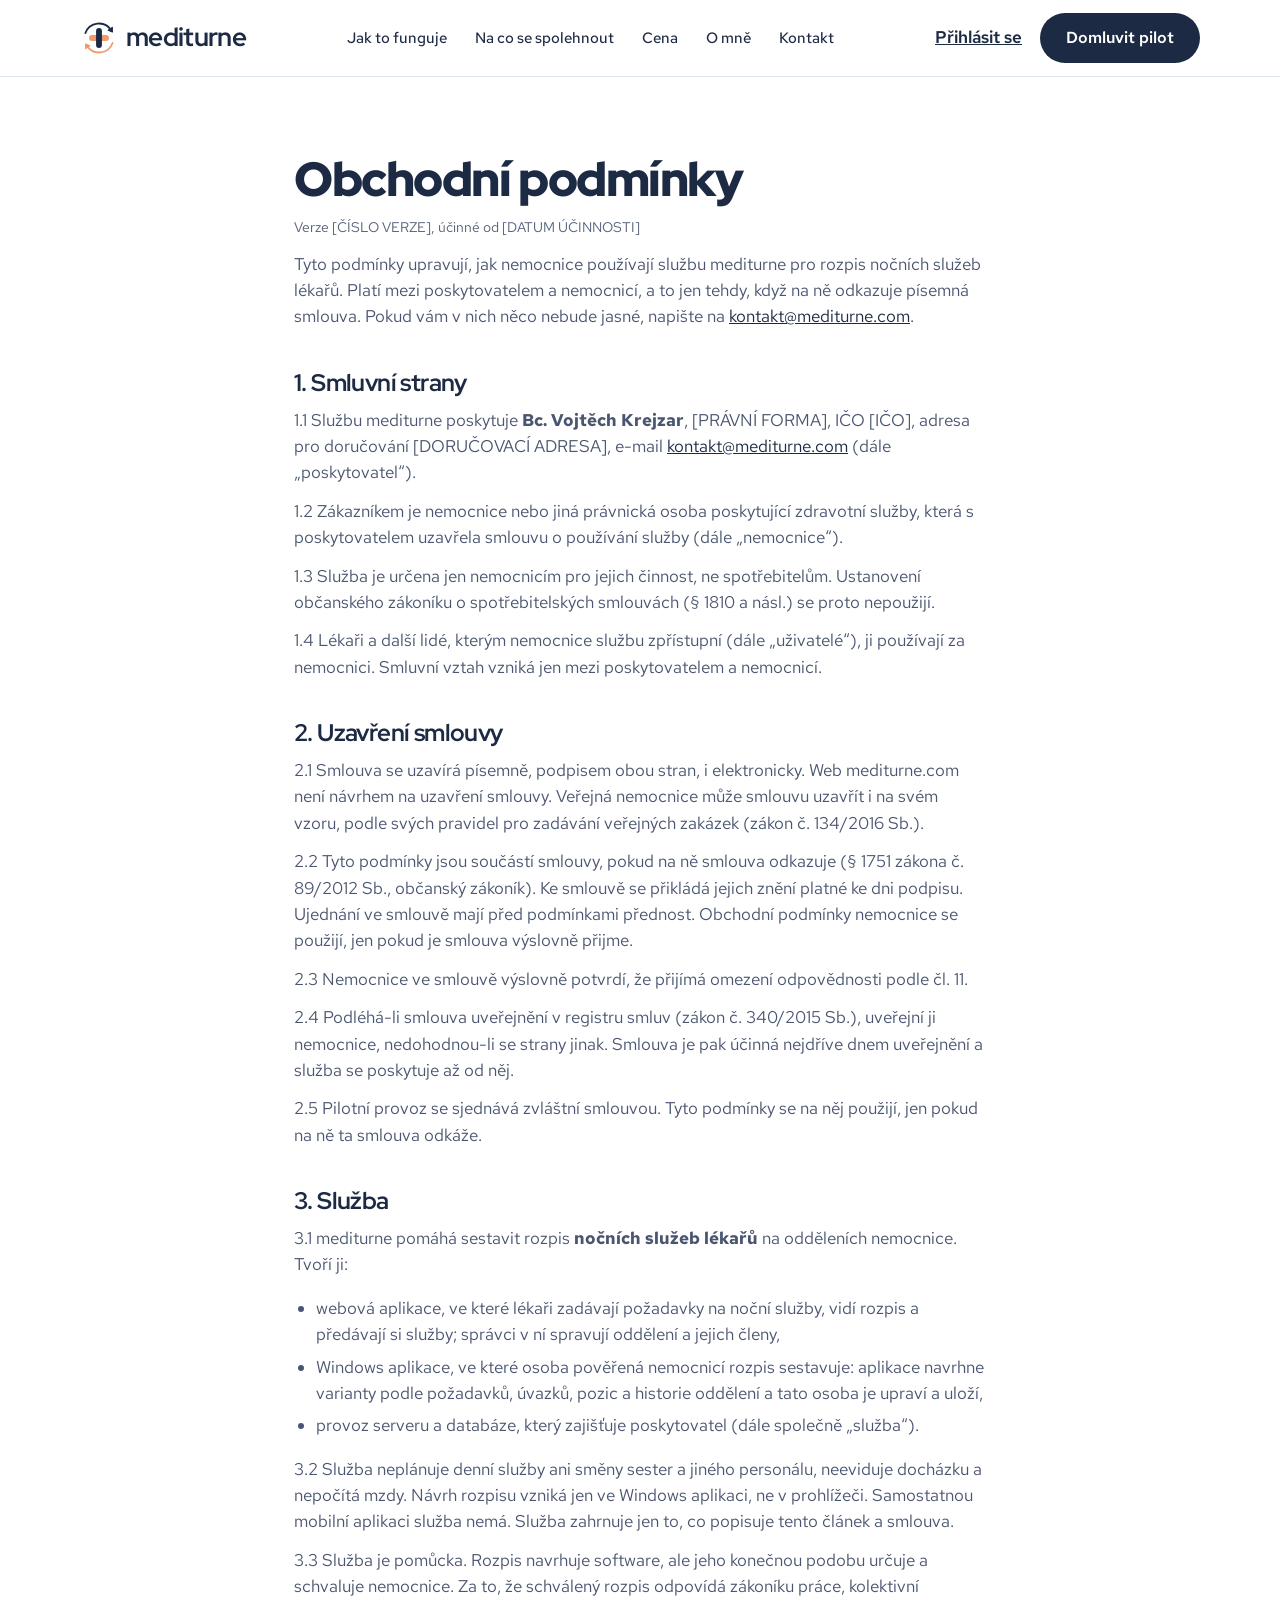
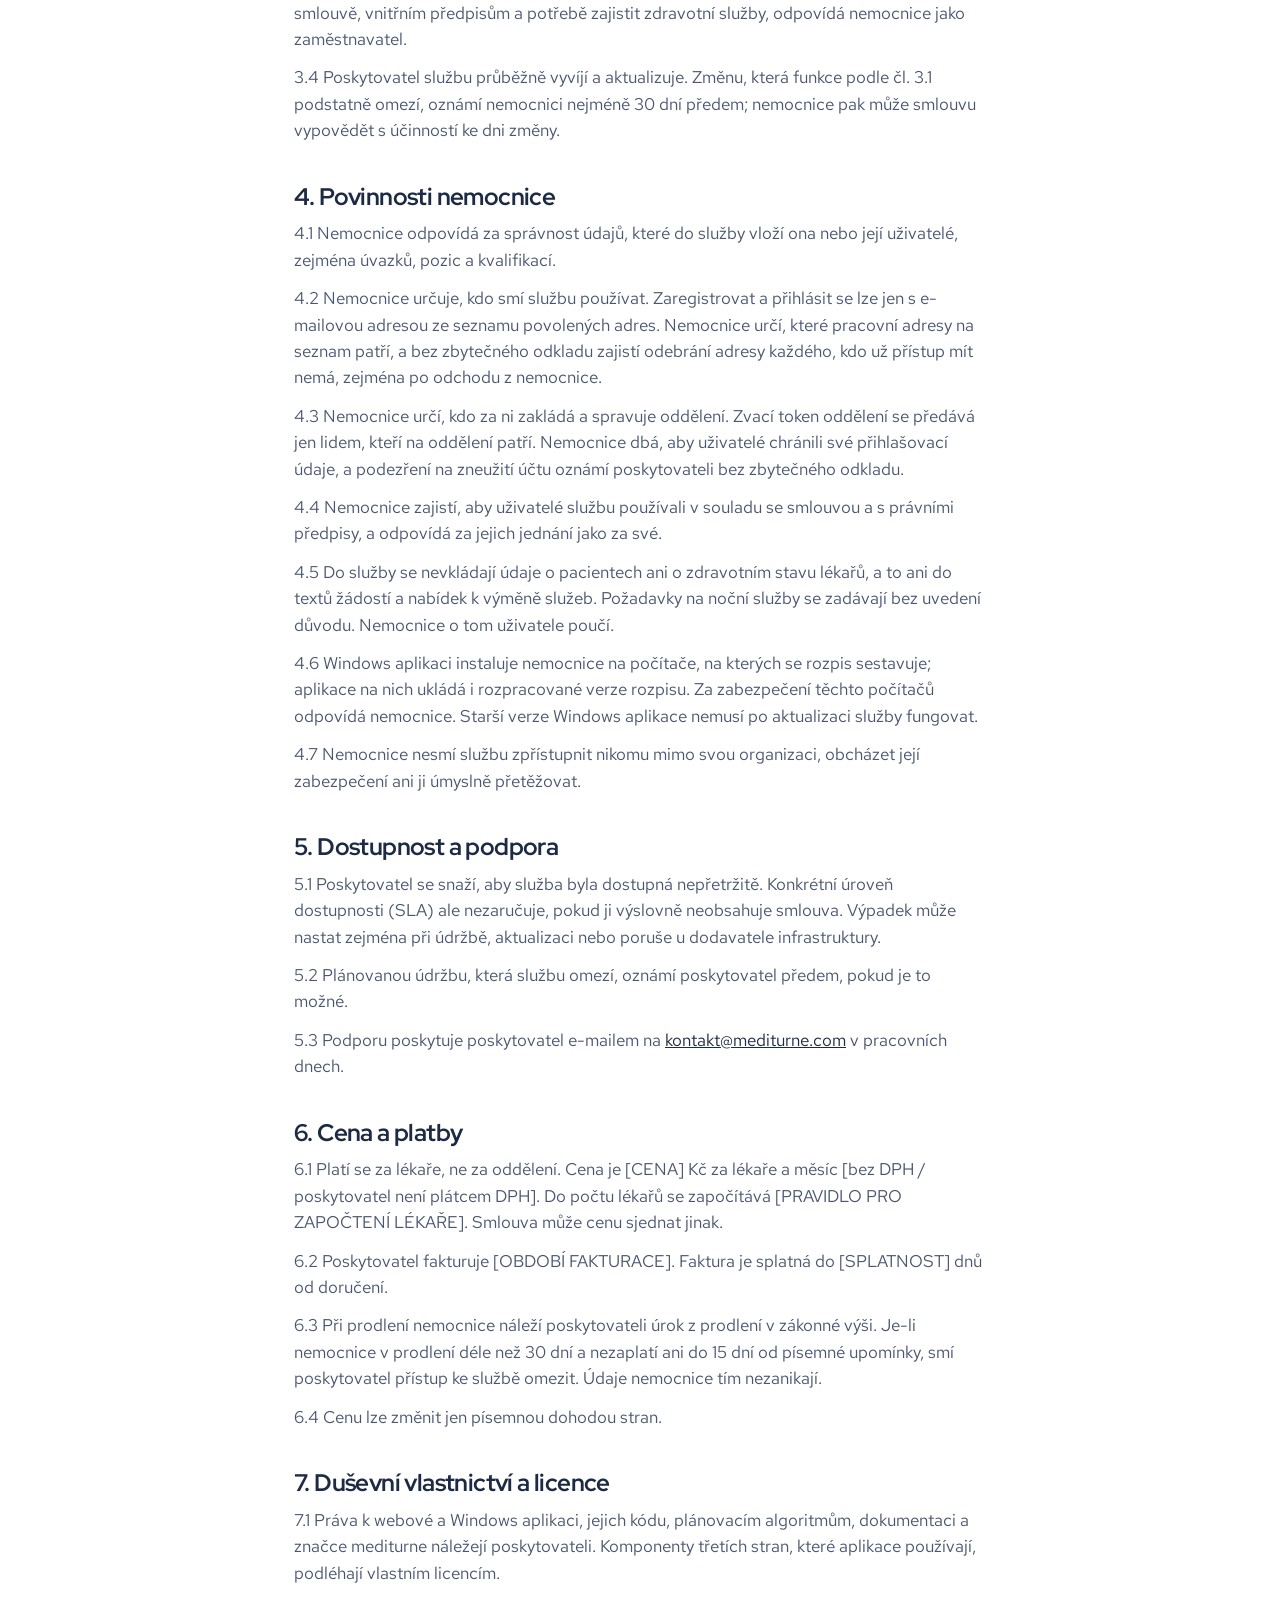
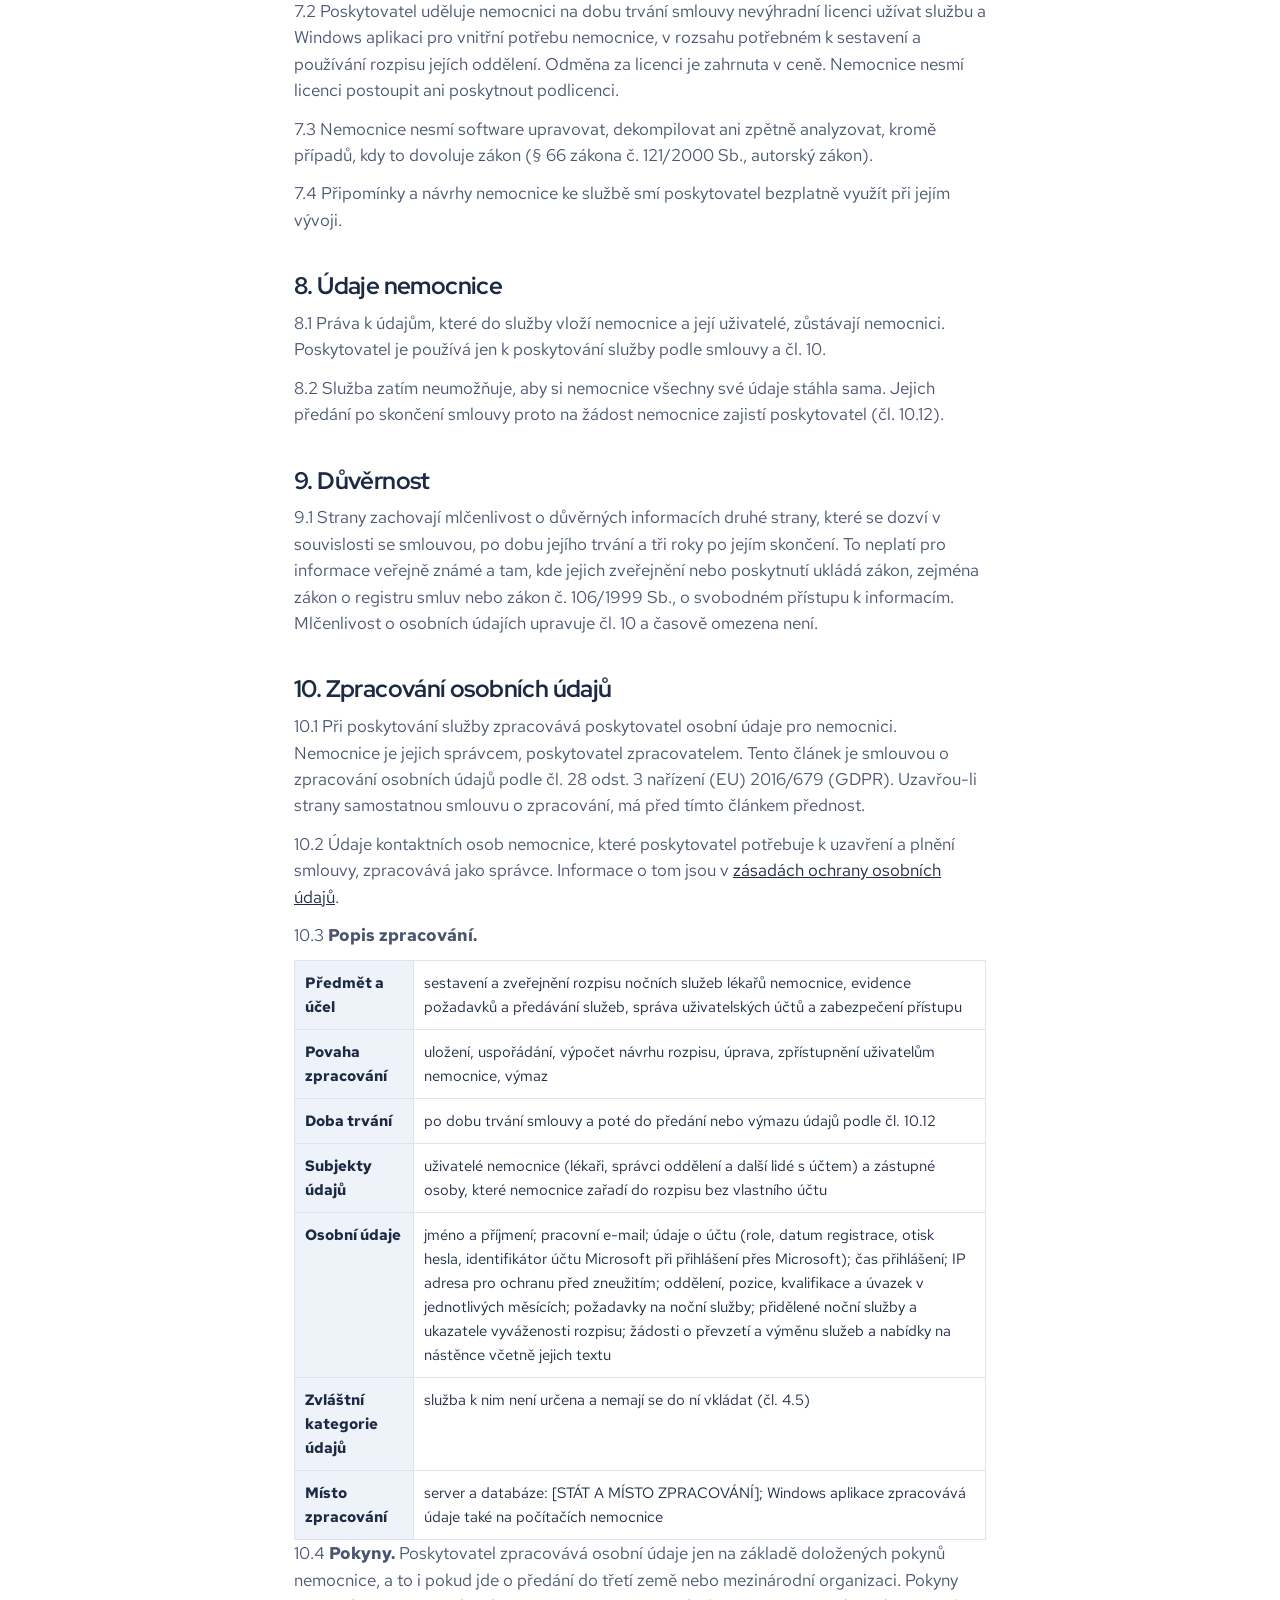
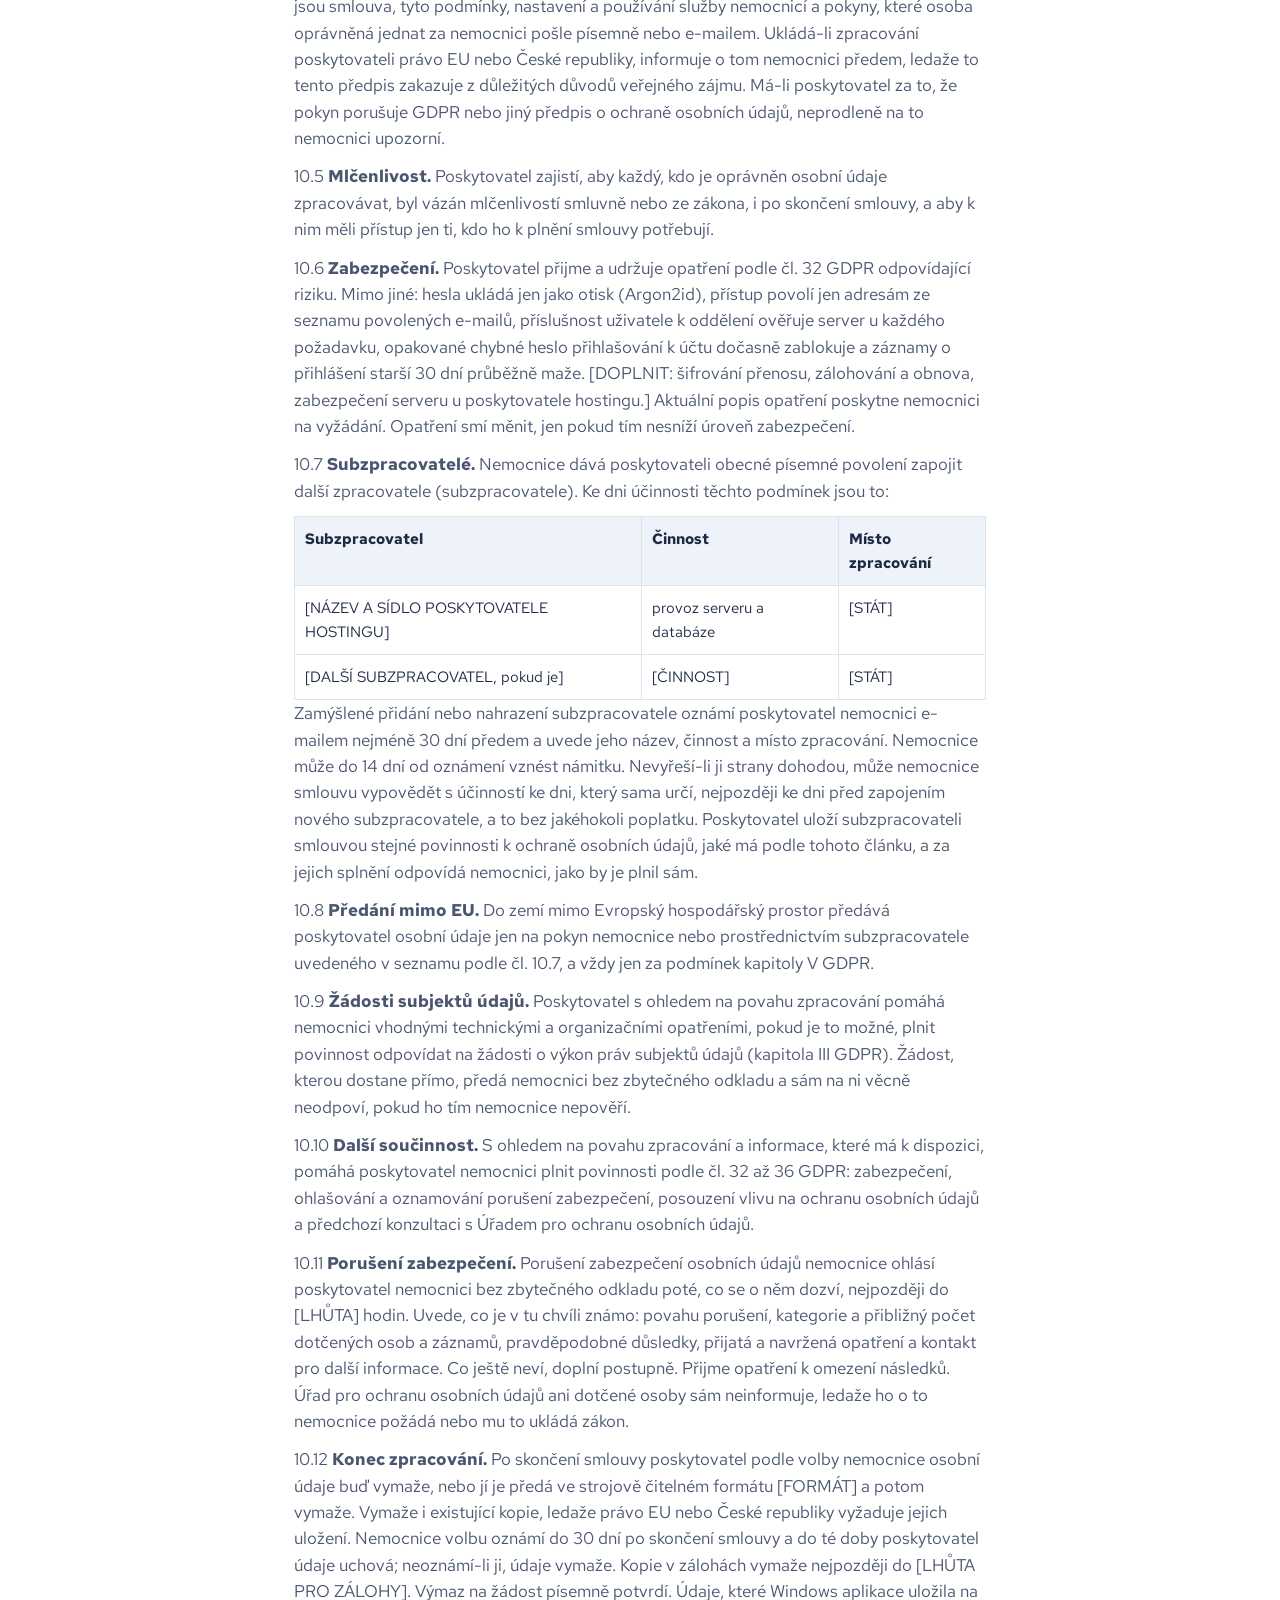
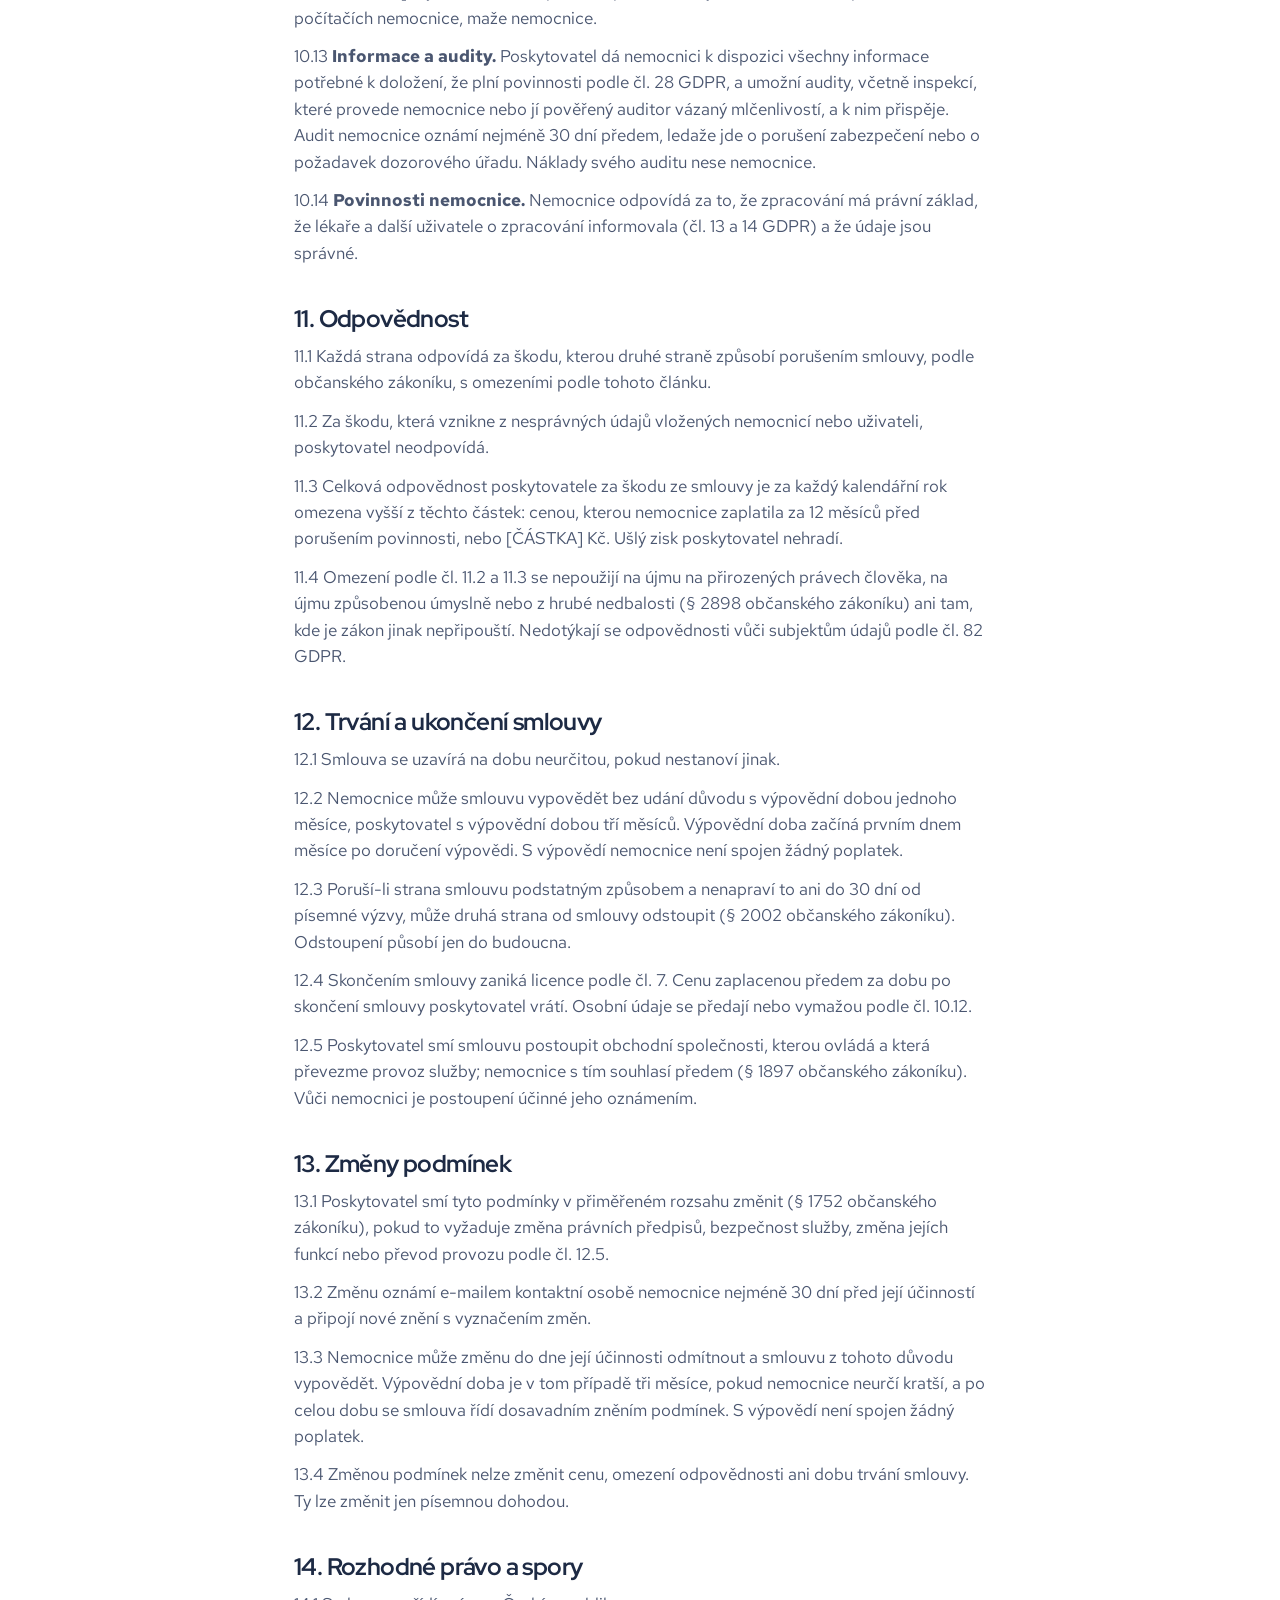
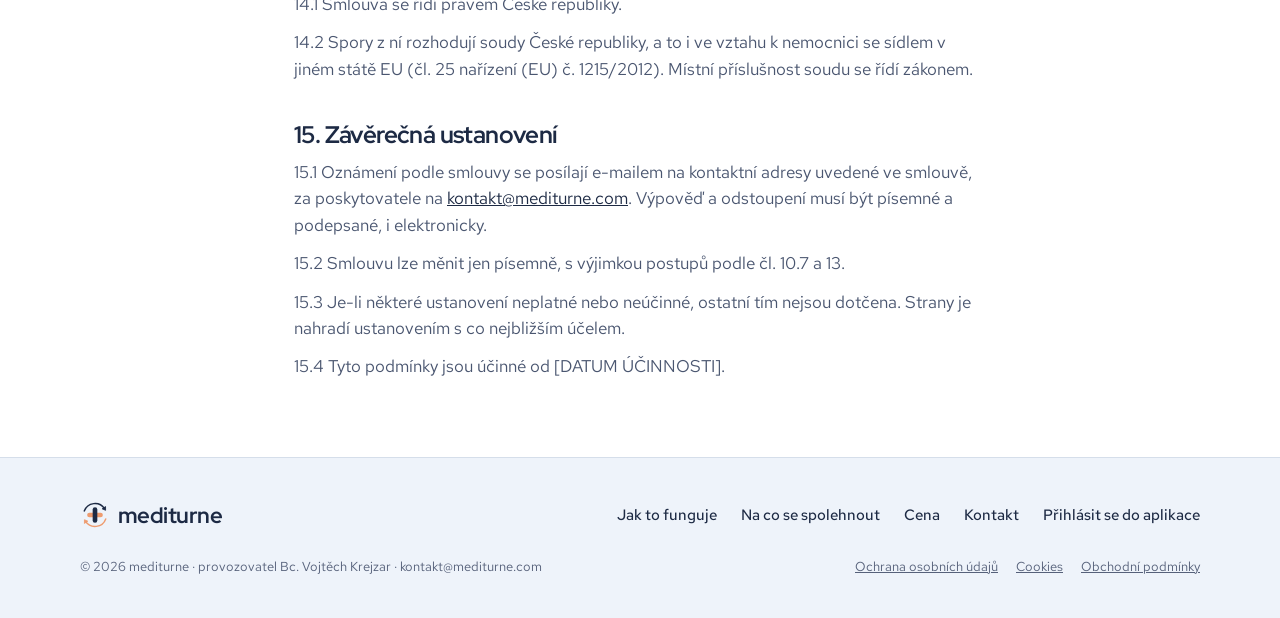
<file: obchodni-podminky.html>
<!doctype html>
<html lang="cs">
<head>
<meta charset="utf-8">
<meta name="viewport" content="width=device-width, initial-scale=1">
<title>Obchodní podmínky · mediturne</title>
<meta name="description" content="Obchodní podmínky služby mediturne.">
<link rel="canonical" href="https://mediturne.com/obchodni-podminky">
<link rel="icon" href="/favicon.ico" sizes="any">
<link rel="icon" href="/assets/favicon.svg" type="image/svg+xml">
<link rel="stylesheet" href="/assets/site.css">
</head>
<body>
<a class="skip" href="/#obsah">Přeskočit na obsah</a>

<header class="site-header">
  <div class="wrap header-row">
    <a class="brand" href="/" aria-label="mediturne, úvodní stránka"><img src="/assets/logo.svg" alt="" width="38" height="38"><span>mediturne</span></a>
    <nav class="main-nav" aria-label="Hlavní">
      <a href="/#jak">Jak to funguje</a>
      <a href="/#pravidla">Na co se spolehnout</a>
      <a href="/#cena">Cena</a>
      <a href="/#o-mne">O mně</a>
      <a href="/#kontakt">Kontakt</a>
    </nav>
    <div class="header-actions">
      <a class="link-strong" href="https://app.mediturne.com">Přihlásit se</a>
      <a class="btn btn-primary" href="/#kontakt">Domluvit pilot</a>
    </div>
    <details class="mobile-nav">
      <summary aria-label="Otevřít menu"><span></span><span></span><span></span></summary>
      <nav aria-label="Mobilní">
        <a href="/#jak">Jak to funguje</a>
        <a href="/#pravidla">Na co se spolehnout</a>
        <a href="/#cena">Cena</a>
        <a href="/#o-mne">O mně</a>
        <a href="/#kontakt">Kontakt</a>
        <a href="https://app.mediturne.com">Přihlásit se do aplikace</a>
      </nav>
    </details>
  </div>
</header>

<main id="obsah" class="legal"><div class="wrap">
<h1>Obchodní podmínky</h1>
<p class="updated">Verze [ČÍSLO VERZE], účinné od [DATUM ÚČINNOSTI]</p>
<p>Tyto podmínky upravují, jak nemocnice používají službu mediturne pro rozpis nočních služeb lékařů. Platí mezi poskytovatelem a nemocnicí, a to jen tehdy, když na ně odkazuje písemná smlouva. Pokud vám v nich něco nebude jasné, napište na <a href="mailto:kontakt@mediturne.com">kontakt@mediturne.com</a>.</p>

<h2>1. Smluvní strany</h2>
<p>1.1 Službu mediturne poskytuje <b>Bc. Vojtěch Krejzar</b>, [PRÁVNÍ FORMA], IČO [IČO], adresa pro doručování [DORUČOVACÍ ADRESA], e-mail <a href="mailto:kontakt@mediturne.com">kontakt@mediturne.com</a> (dále „poskytovatel“).</p>
<p>1.2 Zákazníkem je nemocnice nebo jiná právnická osoba poskytující zdravotní služby, která s poskytovatelem uzavřela smlouvu o používání služby (dále „nemocnice“).</p>
<p>1.3 Služba je určena jen nemocnicím pro jejich činnost, ne spotřebitelům. Ustanovení občanského zákoníku o spotřebitelských smlouvách (§ 1810 a násl.) se proto nepoužijí.</p>
<p>1.4 Lékaři a další lidé, kterým nemocnice službu zpřístupní (dále „uživatelé“), ji používají za nemocnici. Smluvní vztah vzniká jen mezi poskytovatelem a nemocnicí.</p>

<h2>2. Uzavření smlouvy</h2>
<p>2.1 Smlouva se uzavírá písemně, podpisem obou stran, i elektronicky. Web mediturne.com není návrhem na uzavření smlouvy. Veřejná nemocnice může smlouvu uzavřít i na svém vzoru, podle svých pravidel pro zadávání veřejných zakázek (zákon č. 134/2016 Sb.).</p>
<p>2.2 Tyto podmínky jsou součástí smlouvy, pokud na ně smlouva odkazuje (§ 1751 zákona č. 89/2012 Sb., občanský zákoník). Ke smlouvě se přikládá jejich znění platné ke dni podpisu. Ujednání ve smlouvě mají před podmínkami přednost. Obchodní podmínky nemocnice se použijí, jen pokud je smlouva výslovně přijme.</p>
<p>2.3 Nemocnice ve smlouvě výslovně potvrdí, že přijímá omezení odpovědnosti podle čl. 11.</p>
<p>2.4 Podléhá-li smlouva uveřejnění v registru smluv (zákon č. 340/2015 Sb.), uveřejní ji nemocnice, nedohodnou-li se strany jinak. Smlouva je pak účinná nejdříve dnem uveřejnění a služba se poskytuje až od něj.</p>
<p>2.5 Pilotní provoz se sjednává zvláštní smlouvou. Tyto podmínky se na něj použijí, jen pokud na ně ta smlouva odkáže.</p>

<h2>3. Služba</h2>
<p>3.1 mediturne pomáhá sestavit rozpis <b>nočních služeb lékařů</b> na odděleních nemocnice. Tvoří ji:</p>
<ul>
<li>webová aplikace, ve které lékaři zadávají požadavky na noční služby, vidí rozpis a předávají si služby; správci v ní spravují oddělení a jejich členy,</li>
<li>Windows aplikace, ve které osoba pověřená nemocnicí rozpis sestavuje: aplikace navrhne varianty podle požadavků, úvazků, pozic a historie oddělení a tato osoba je upraví a uloží,</li>
<li>provoz serveru a databáze, který zajišťuje poskytovatel (dále společně „služba“).</li>
</ul>
<p>3.2 Služba neplánuje denní služby ani směny sester a jiného personálu, neeviduje docházku a nepočítá mzdy. Návrh rozpisu vzniká jen ve Windows aplikaci, ne v prohlížeči. Samostatnou mobilní aplikaci služba nemá. Služba zahrnuje jen to, co popisuje tento článek a smlouva.</p>
<p>3.3 Služba je pomůcka. Rozpis navrhuje software, ale jeho konečnou podobu určuje a schvaluje nemocnice. Za to, že schválený rozpis odpovídá zákoníku práce, kolektivní smlouvě, vnitřním předpisům a potřebě zajistit zdravotní služby, odpovídá nemocnice jako zaměstnavatel.</p>
<p>3.4 Poskytovatel službu průběžně vyvíjí a aktualizuje. Změnu, která funkce podle čl. 3.1 podstatně omezí, oznámí nemocnici nejméně 30 dní předem; nemocnice pak může smlouvu vypovědět s účinností ke dni změny.</p>

<h2>4. Povinnosti nemocnice</h2>
<p>4.1 Nemocnice odpovídá za správnost údajů, které do služby vloží ona nebo její uživatelé, zejména úvazků, pozic a kvalifikací.</p>
<p>4.2 Nemocnice určuje, kdo smí službu používat. Zaregistrovat a přihlásit se lze jen s e-mailovou adresou ze seznamu povolených adres. Nemocnice určí, které pracovní adresy na seznam patří, a bez zbytečného odkladu zajistí odebrání adresy každého, kdo už přístup mít nemá, zejména po odchodu z nemocnice.</p>
<p>4.3 Nemocnice určí, kdo za ni zakládá a spravuje oddělení. Zvací token oddělení se předává jen lidem, kteří na oddělení patří. Nemocnice dbá, aby uživatelé chránili své přihlašovací údaje, a podezření na zneužití účtu oznámí poskytovateli bez zbytečného odkladu.</p>
<p>4.4 Nemocnice zajistí, aby uživatelé službu používali v souladu se smlouvou a s právními předpisy, a odpovídá za jejich jednání jako za své.</p>
<p>4.5 Do služby se nevkládají údaje o pacientech ani o zdravotním stavu lékařů, a to ani do textů žádostí a nabídek k výměně služeb. Požadavky na noční služby se zadávají bez uvedení důvodu. Nemocnice o tom uživatele poučí.</p>
<p>4.6 Windows aplikaci instaluje nemocnice na počítače, na kterých se rozpis sestavuje; aplikace na nich ukládá i rozpracované verze rozpisu. Za zabezpečení těchto počítačů odpovídá nemocnice. Starší verze Windows aplikace nemusí po aktualizaci služby fungovat.</p>
<p>4.7 Nemocnice nesmí službu zpřístupnit nikomu mimo svou organizaci, obcházet její zabezpečení ani ji úmyslně přetěžovat.</p>

<h2>5. Dostupnost a podpora</h2>
<p>5.1 Poskytovatel se snaží, aby služba byla dostupná nepřetržitě. Konkrétní úroveň dostupnosti (SLA) ale nezaručuje, pokud ji výslovně neobsahuje smlouva. Výpadek může nastat zejména při údržbě, aktualizaci nebo poruše u dodavatele infrastruktury.</p>
<p>5.2 Plánovanou údržbu, která službu omezí, oznámí poskytovatel předem, pokud je to možné.</p>
<p>5.3 Podporu poskytuje poskytovatel e-mailem na <a href="mailto:kontakt@mediturne.com">kontakt@mediturne.com</a> v pracovních dnech.</p>

<h2>6. Cena a platby</h2>
<p>6.1 Platí se za lékaře, ne za oddělení. Cena je [CENA] Kč za lékaře a měsíc [bez DPH / poskytovatel není plátcem DPH]. Do počtu lékařů se započítává [PRAVIDLO PRO ZAPOČTENÍ LÉKAŘE]. Smlouva může cenu sjednat jinak.</p>
<p>6.2 Poskytovatel fakturuje [OBDOBÍ FAKTURACE]. Faktura je splatná do [SPLATNOST] dnů od doručení.</p>
<p>6.3 Při prodlení nemocnice náleží poskytovateli úrok z prodlení v zákonné výši. Je-li nemocnice v prodlení déle než 30 dní a nezaplatí ani do 15 dní od písemné upomínky, smí poskytovatel přístup ke službě omezit. Údaje nemocnice tím nezanikají.</p>
<p>6.4 Cenu lze změnit jen písemnou dohodou stran.</p>

<h2>7. Duševní vlastnictví a licence</h2>
<p>7.1 Práva k webové a Windows aplikaci, jejich kódu, plánovacím algoritmům, dokumentaci a značce mediturne náležejí poskytovateli. Komponenty třetích stran, které aplikace používají, podléhají vlastním licencím.</p>
<p>7.2 Poskytovatel uděluje nemocnici na dobu trvání smlouvy nevýhradní licenci užívat službu a Windows aplikaci pro vnitřní potřebu nemocnice, v rozsahu potřebném k sestavení a používání rozpisu jejích oddělení. Odměna za licenci je zahrnuta v ceně. Nemocnice nesmí licenci postoupit ani poskytnout podlicenci.</p>
<p>7.3 Nemocnice nesmí software upravovat, dekompilovat ani zpětně analyzovat, kromě případů, kdy to dovoluje zákon (§ 66 zákona č. 121/2000 Sb., autorský zákon).</p>
<p>7.4 Připomínky a návrhy nemocnice ke službě smí poskytovatel bezplatně využít při jejím vývoji.</p>

<h2>8. Údaje nemocnice</h2>
<p>8.1 Práva k údajům, které do služby vloží nemocnice a její uživatelé, zůstávají nemocnici. Poskytovatel je používá jen k poskytování služby podle smlouvy a čl. 10.</p>
<p>8.2 Služba zatím neumožňuje, aby si nemocnice všechny své údaje stáhla sama. Jejich předání po skončení smlouvy proto na žádost nemocnice zajistí poskytovatel (čl. 10.12).</p>

<h2>9. Důvěrnost</h2>
<p>9.1 Strany zachovají mlčenlivost o důvěrných informacích druhé strany, které se dozví v souvislosti se smlouvou, po dobu jejího trvání a tři roky po jejím skončení. To neplatí pro informace veřejně známé a tam, kde jejich zveřejnění nebo poskytnutí ukládá zákon, zejména zákon o registru smluv nebo zákon č. 106/1999 Sb., o svobodném přístupu k informacím. Mlčenlivost o osobních údajích upravuje čl. 10 a časově omezena není.</p>

<h2>10. Zpracování osobních údajů</h2>
<p>10.1 Při poskytování služby zpracovává poskytovatel osobní údaje pro nemocnici. Nemocnice je jejich správcem, poskytovatel zpracovatelem. Tento článek je smlouvou o zpracování osobních údajů podle čl. 28 odst. 3 nařízení (EU) 2016/679 (GDPR). Uzavřou-li strany samostatnou smlouvu o zpracování, má před tímto článkem přednost.</p>
<p>10.2 Údaje kontaktních osob nemocnice, které poskytovatel potřebuje k uzavření a plnění smlouvy, zpracovává jako správce. Informace o tom jsou v <a href="/ochrana-osobnich-udaju">zásadách ochrany osobních údajů</a>.</p>
<p>10.3 <b>Popis zpracování.</b></p>
<div class="table-wrap"><table>
<tbody>
<tr><th>Předmět a účel</th><td>sestavení a zveřejnění rozpisu nočních služeb lékařů nemocnice, evidence požadavků a předávání služeb, správa uživatelských účtů a zabezpečení přístupu</td></tr>
<tr><th>Povaha zpracování</th><td>uložení, uspořádání, výpočet návrhu rozpisu, úprava, zpřístupnění uživatelům nemocnice, výmaz</td></tr>
<tr><th>Doba trvání</th><td>po dobu trvání smlouvy a poté do předání nebo výmazu údajů podle čl. 10.12</td></tr>
<tr><th>Subjekty údajů</th><td>uživatelé nemocnice (lékaři, správci oddělení a další lidé s účtem) a zástupné osoby, které nemocnice zařadí do rozpisu bez vlastního účtu</td></tr>
<tr><th>Osobní údaje</th><td>jméno a příjmení; pracovní e-mail; údaje o účtu (role, datum registrace, otisk hesla, identifikátor účtu Microsoft při přihlášení přes Microsoft); čas přihlášení; IP adresa pro ochranu před zneužitím; oddělení, pozice, kvalifikace a úvazek v jednotlivých měsících; požadavky na noční služby; přidělené noční služby a ukazatele vyváženosti rozpisu; žádosti o převzetí a výměnu služeb a nabídky na nástěnce včetně jejich textu</td></tr>
<tr><th>Zvláštní kategorie údajů</th><td>služba k nim není určena a nemají se do ní vkládat (čl. 4.5)</td></tr>
<tr><th>Místo zpracování</th><td>server a databáze: [STÁT A MÍSTO ZPRACOVÁNÍ]; Windows aplikace zpracovává údaje také na počítačích nemocnice</td></tr>
</tbody></table></div>
<p>10.4 <b>Pokyny.</b> Poskytovatel zpracovává osobní údaje jen na základě doložených pokynů nemocnice, a to i pokud jde o předání do třetí země nebo mezinárodní organizaci. Pokyny jsou smlouva, tyto podmínky, nastavení a používání služby nemocnicí a pokyny, které osoba oprávněná jednat za nemocnici pošle písemně nebo e-mailem. Ukládá-li zpracování poskytovateli právo EU nebo České republiky, informuje o tom nemocnici předem, ledaže to tento předpis zakazuje z důležitých důvodů veřejného zájmu. Má-li poskytovatel za to, že pokyn porušuje GDPR nebo jiný předpis o ochraně osobních údajů, neprodleně na to nemocnici upozorní.</p>
<p>10.5 <b>Mlčenlivost.</b> Poskytovatel zajistí, aby každý, kdo je oprávněn osobní údaje zpracovávat, byl vázán mlčenlivostí smluvně nebo ze zákona, i po skončení smlouvy, a aby k nim měli přístup jen ti, kdo ho k plnění smlouvy potřebují.</p>
<p>10.6 <b>Zabezpečení.</b> Poskytovatel přijme a udržuje opatření podle čl. 32 GDPR odpovídající riziku. Mimo jiné: hesla ukládá jen jako otisk (Argon2id), přístup povolí jen adresám ze seznamu povolených e-mailů, příslušnost uživatele k oddělení ověřuje server u každého požadavku, opakované chybné heslo přihlašování k účtu dočasně zablokuje a záznamy o přihlášení starší 30 dní průběžně maže. [DOPLNIT: šifrování přenosu, zálohování a obnova, zabezpečení serveru u poskytovatele hostingu.] Aktuální popis opatření poskytne nemocnici na vyžádání. Opatření smí měnit, jen pokud tím nesníží úroveň zabezpečení.</p>
<p>10.7 <b>Subzpracovatelé.</b> Nemocnice dává poskytovateli obecné písemné povolení zapojit další zpracovatele (subzpracovatele). Ke dni účinnosti těchto podmínek jsou to:</p>
<div class="table-wrap"><table>
<thead><tr><th>Subzpracovatel</th><th>Činnost</th><th>Místo zpracování</th></tr></thead>
<tbody>
<tr><td>[NÁZEV A SÍDLO POSKYTOVATELE HOSTINGU]</td><td>provoz serveru a databáze</td><td>[STÁT]</td></tr>
<tr><td>[DALŠÍ SUBZPRACOVATEL, pokud je]</td><td>[ČINNOST]</td><td>[STÁT]</td></tr>
</tbody></table></div>
<p>Zamýšlené přidání nebo nahrazení subzpracovatele oznámí poskytovatel nemocnici e-mailem nejméně 30 dní předem a uvede jeho název, činnost a místo zpracování. Nemocnice může do 14 dní od oznámení vznést námitku. Nevyřeší-li ji strany dohodou, může nemocnice smlouvu vypovědět s účinností ke dni, který sama určí, nejpozději ke dni před zapojením nového subzpracovatele, a to bez jakéhokoli poplatku. Poskytovatel uloží subzpracovateli smlouvou stejné povinnosti k ochraně osobních údajů, jaké má podle tohoto článku, a za jejich splnění odpovídá nemocnici, jako by je plnil sám.</p>
<p>10.8 <b>Předání mimo EU.</b> Do zemí mimo Evropský hospodářský prostor předává poskytovatel osobní údaje jen na pokyn nemocnice nebo prostřednictvím subzpracovatele uvedeného v seznamu podle čl. 10.7, a vždy jen za podmínek kapitoly V GDPR.</p>
<p>10.9 <b>Žádosti subjektů údajů.</b> Poskytovatel s ohledem na povahu zpracování pomáhá nemocnici vhodnými technickými a organizačními opatřeními, pokud je to možné, plnit povinnost odpovídat na žádosti o výkon práv subjektů údajů (kapitola III GDPR). Žádost, kterou dostane přímo, předá nemocnici bez zbytečného odkladu a sám na ni věcně neodpoví, pokud ho tím nemocnice nepověří.</p>
<p>10.10 <b>Další součinnost.</b> S ohledem na povahu zpracování a informace, které má k dispozici, pomáhá poskytovatel nemocnici plnit povinnosti podle čl. 32 až 36 GDPR: zabezpečení, ohlašování a oznamování porušení zabezpečení, posouzení vlivu na ochranu osobních údajů a předchozí konzultaci s Úřadem pro ochranu osobních údajů.</p>
<p>10.11 <b>Porušení zabezpečení.</b> Porušení zabezpečení osobních údajů nemocnice ohlásí poskytovatel nemocnici bez zbytečného odkladu poté, co se o něm dozví, nejpozději do [LHŮTA] hodin. Uvede, co je v tu chvíli známo: povahu porušení, kategorie a přibližný počet dotčených osob a záznamů, pravděpodobné důsledky, přijatá a navržená opatření a kontakt pro další informace. Co ještě neví, doplní postupně. Přijme opatření k omezení následků. Úřad pro ochranu osobních údajů ani dotčené osoby sám neinformuje, ledaže ho o to nemocnice požádá nebo mu to ukládá zákon.</p>
<p>10.12 <b>Konec zpracování.</b> Po skončení smlouvy poskytovatel podle volby nemocnice osobní údaje buď vymaže, nebo jí je předá ve strojově čitelném formátu [FORMÁT] a potom vymaže. Vymaže i existující kopie, ledaže právo EU nebo České republiky vyžaduje jejich uložení. Nemocnice volbu oznámí do 30 dní po skončení smlouvy a do té doby poskytovatel údaje uchová; neoznámí-li ji, údaje vymaže. Kopie v zálohách vymaže nejpozději do [LHŮTA PRO ZÁLOHY]. Výmaz na žádost písemně potvrdí. Údaje, které Windows aplikace uložila na počítačích nemocnice, maže nemocnice.</p>
<p>10.13 <b>Informace a audity.</b> Poskytovatel dá nemocnici k dispozici všechny informace potřebné k doložení, že plní povinnosti podle čl. 28 GDPR, a umožní audity, včetně inspekcí, které provede nemocnice nebo jí pověřený auditor vázaný mlčenlivostí, a k nim přispěje. Audit nemocnice oznámí nejméně 30 dní předem, ledaže jde o porušení zabezpečení nebo o požadavek dozorového úřadu. Náklady svého auditu nese nemocnice.</p>
<p>10.14 <b>Povinnosti nemocnice.</b> Nemocnice odpovídá za to, že zpracování má právní základ, že lékaře a další uživatele o zpracování informovala (čl. 13 a 14 GDPR) a že údaje jsou správné.</p>

<h2>11. Odpovědnost</h2>
<p>11.1 Každá strana odpovídá za škodu, kterou druhé straně způsobí porušením smlouvy, podle občanského zákoníku, s omezeními podle tohoto článku.</p>
<p>11.2 Za škodu, která vznikne z nesprávných údajů vložených nemocnicí nebo uživateli, poskytovatel neodpovídá.</p>
<p>11.3 Celková odpovědnost poskytovatele za škodu ze smlouvy je za každý kalendářní rok omezena vyšší z těchto částek: cenou, kterou nemocnice zaplatila za 12 měsíců před porušením povinnosti, nebo [ČÁSTKA] Kč. Ušlý zisk poskytovatel nehradí.</p>
<p>11.4 Omezení podle čl. 11.2 a 11.3 se nepoužijí na újmu na přirozených právech člověka, na újmu způsobenou úmyslně nebo z hrubé nedbalosti (§ 2898 občanského zákoníku) ani tam, kde je zákon jinak nepřipouští. Nedotýkají se odpovědnosti vůči subjektům údajů podle čl. 82 GDPR.</p>

<h2>12. Trvání a ukončení smlouvy</h2>
<p>12.1 Smlouva se uzavírá na dobu neurčitou, pokud nestanoví jinak.</p>
<p>12.2 Nemocnice může smlouvu vypovědět bez udání důvodu s výpovědní dobou jednoho měsíce, poskytovatel s výpovědní dobou tří měsíců. Výpovědní doba začíná prvním dnem měsíce po doručení výpovědi. S výpovědí nemocnice není spojen žádný poplatek.</p>
<p>12.3 Poruší-li strana smlouvu podstatným způsobem a nenapraví to ani do 30 dní od písemné výzvy, může druhá strana od smlouvy odstoupit (§ 2002 občanského zákoníku). Odstoupení působí jen do budoucna.</p>
<p>12.4 Skončením smlouvy zaniká licence podle čl. 7. Cenu zaplacenou předem za dobu po skončení smlouvy poskytovatel vrátí. Osobní údaje se předají nebo vymažou podle čl. 10.12.</p>
<p>12.5 Poskytovatel smí smlouvu postoupit obchodní společnosti, kterou ovládá a která převezme provoz služby; nemocnice s tím souhlasí předem (§ 1897 občanského zákoníku). Vůči nemocnici je postoupení účinné jeho oznámením.</p>

<h2>13. Změny podmínek</h2>
<p>13.1 Poskytovatel smí tyto podmínky v přiměřeném rozsahu změnit (§ 1752 občanského zákoníku), pokud to vyžaduje změna právních předpisů, bezpečnost služby, změna jejích funkcí nebo převod provozu podle čl. 12.5.</p>
<p>13.2 Změnu oznámí e-mailem kontaktní osobě nemocnice nejméně 30 dní před její účinností a připojí nové znění s vyznačením změn.</p>
<p>13.3 Nemocnice může změnu do dne její účinnosti odmítnout a smlouvu z tohoto důvodu vypovědět. Výpovědní doba je v tom případě tři měsíce, pokud nemocnice neurčí kratší, a po celou dobu se smlouva řídí dosavadním zněním podmínek. S výpovědí není spojen žádný poplatek.</p>
<p>13.4 Změnou podmínek nelze změnit cenu, omezení odpovědnosti ani dobu trvání smlouvy. Ty lze změnit jen písemnou dohodou.</p>

<h2>14. Rozhodné právo a spory</h2>
<p>14.1 Smlouva se řídí právem České republiky.</p>
<p>14.2 Spory z ní rozhodují soudy České republiky, a to i ve vztahu k nemocnici se sídlem v jiném státě EU (čl. 25 nařízení (EU) č. 1215/2012). Místní příslušnost soudu se řídí zákonem.</p>

<h2>15. Závěrečná ustanovení</h2>
<p>15.1 Oznámení podle smlouvy se posílají e-mailem na kontaktní adresy uvedené ve smlouvě, za poskytovatele na <a href="mailto:kontakt@mediturne.com">kontakt@mediturne.com</a>. Výpověď a odstoupení musí být písemné a podepsané, i elektronicky.</p>
<p>15.2 Smlouvu lze měnit jen písemně, s výjimkou postupů podle čl. 10.7 a 13.</p>
<p>15.3 Je-li některé ustanovení neplatné nebo neúčinné, ostatní tím nejsou dotčena. Strany je nahradí ustanovením s co nejbližším účelem.</p>
<p>15.4 Tyto podmínky jsou účinné od [DATUM ÚČINNOSTI].</p>

</div></main>
<footer class="site-footer">
  <div class="wrap footer-row">
    <a class="brand brand-small" href="/"><img src="/assets/logo.svg" alt="" width="30" height="30"><span>mediturne</span></a>
    <nav class="footer-nav" aria-label="Patička">
      <a href="/#jak">Jak to funguje</a><a href="/#pravidla">Na co se spolehnout</a><a href="/#cena">Cena</a><a href="/#kontakt">Kontakt</a>
      <a class="link-strong" href="https://app.mediturne.com">Přihlásit se do aplikace</a>
    </nav>
  </div>
  <div class="wrap footer-legal">
    <p>© 2026 mediturne · provozovatel Bc. Vojtěch Krejzar · kontakt@mediturne.com</p>
    <nav aria-label="Právní informace"><a href="/ochrana-osobnich-udaju">Ochrana osobních údajů</a><a href="/cookies">Cookies</a><a href="/obchodni-podminky">Obchodní podmínky</a></nav>
  </div>
</footer>
</body>
</html>
</file>
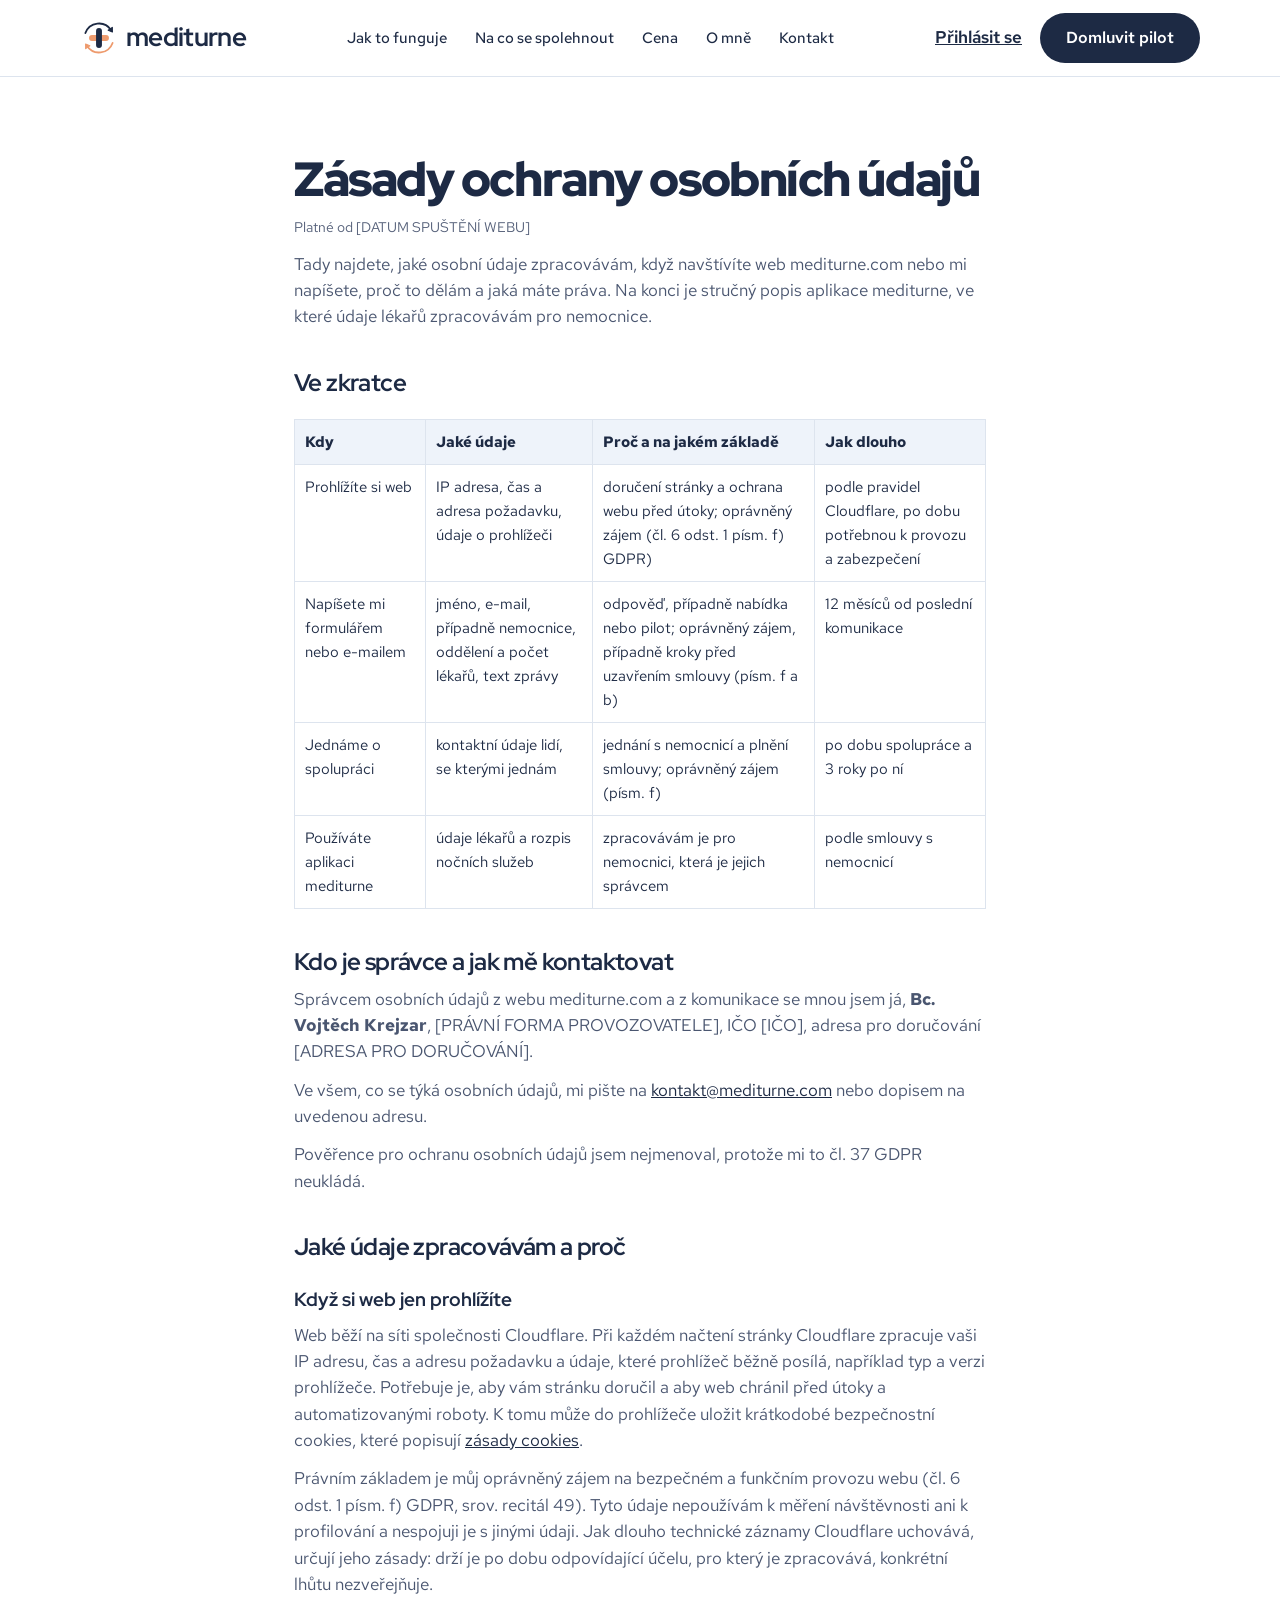
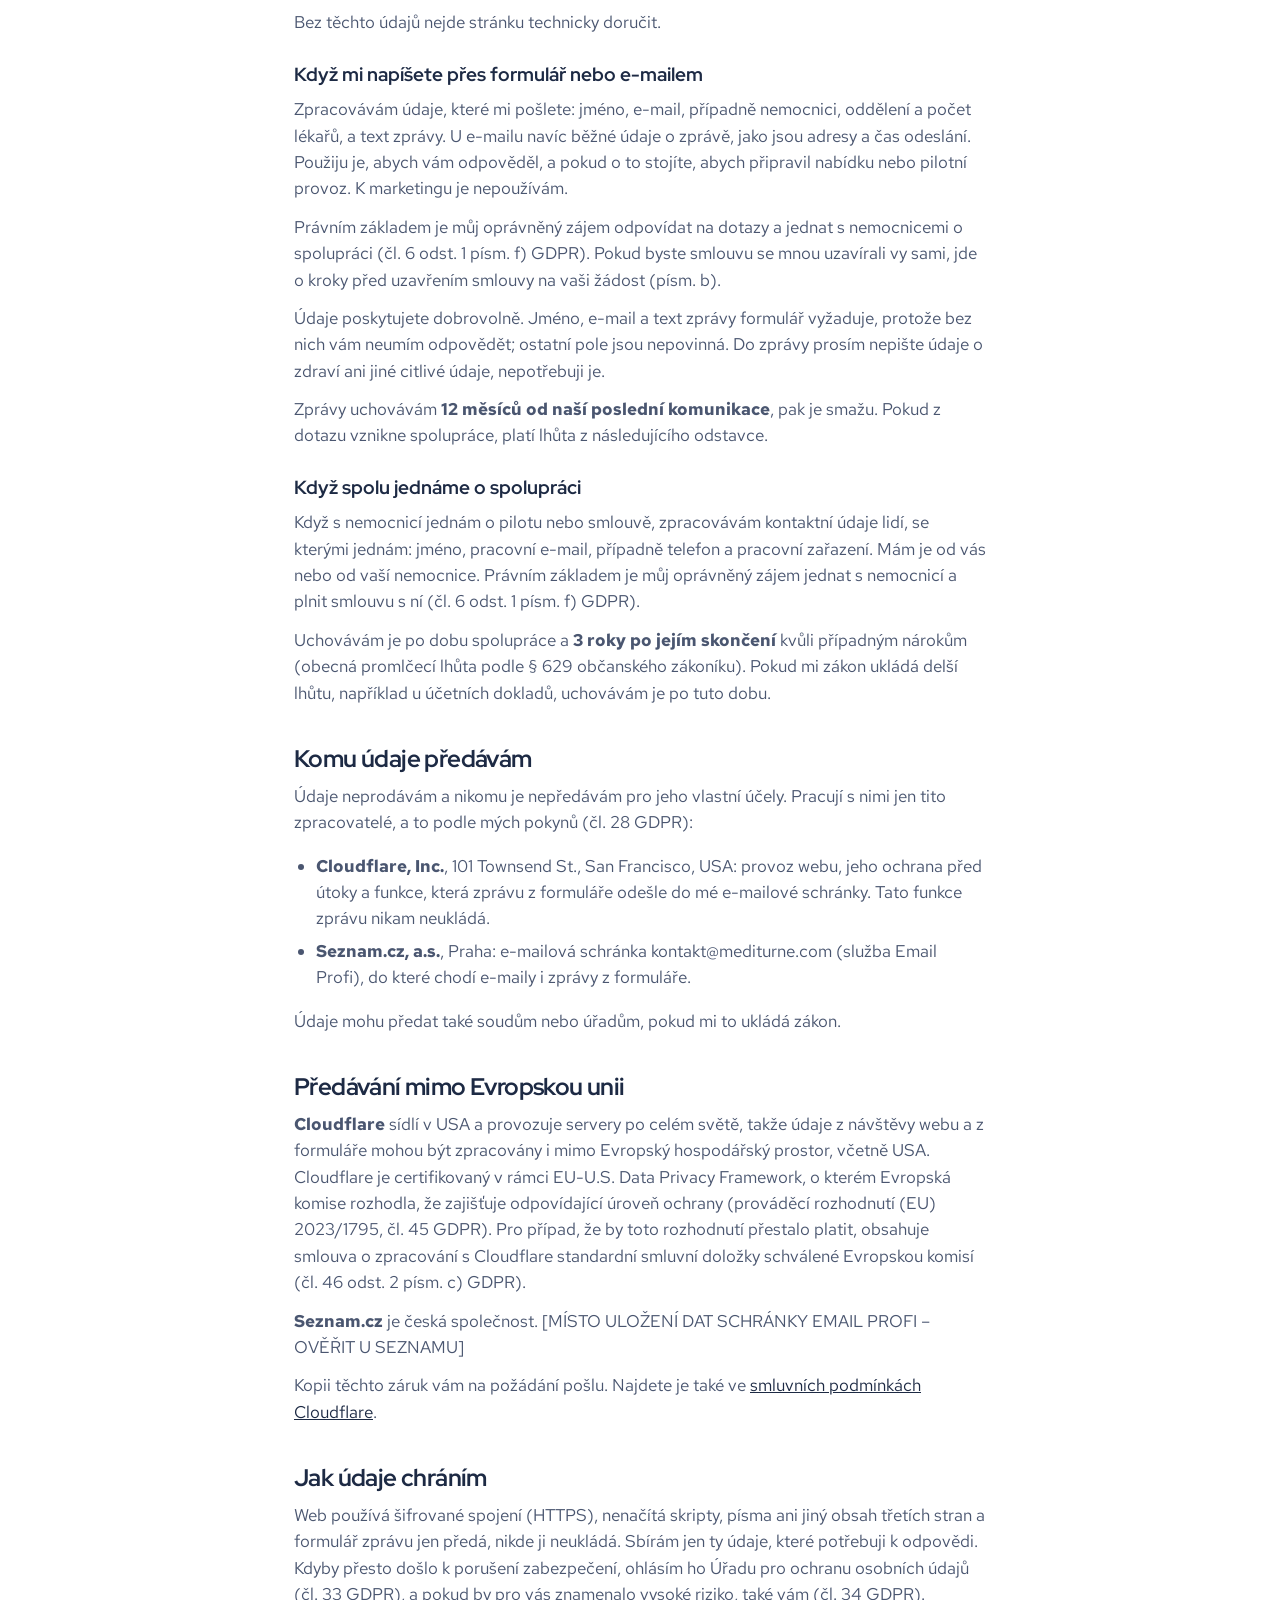
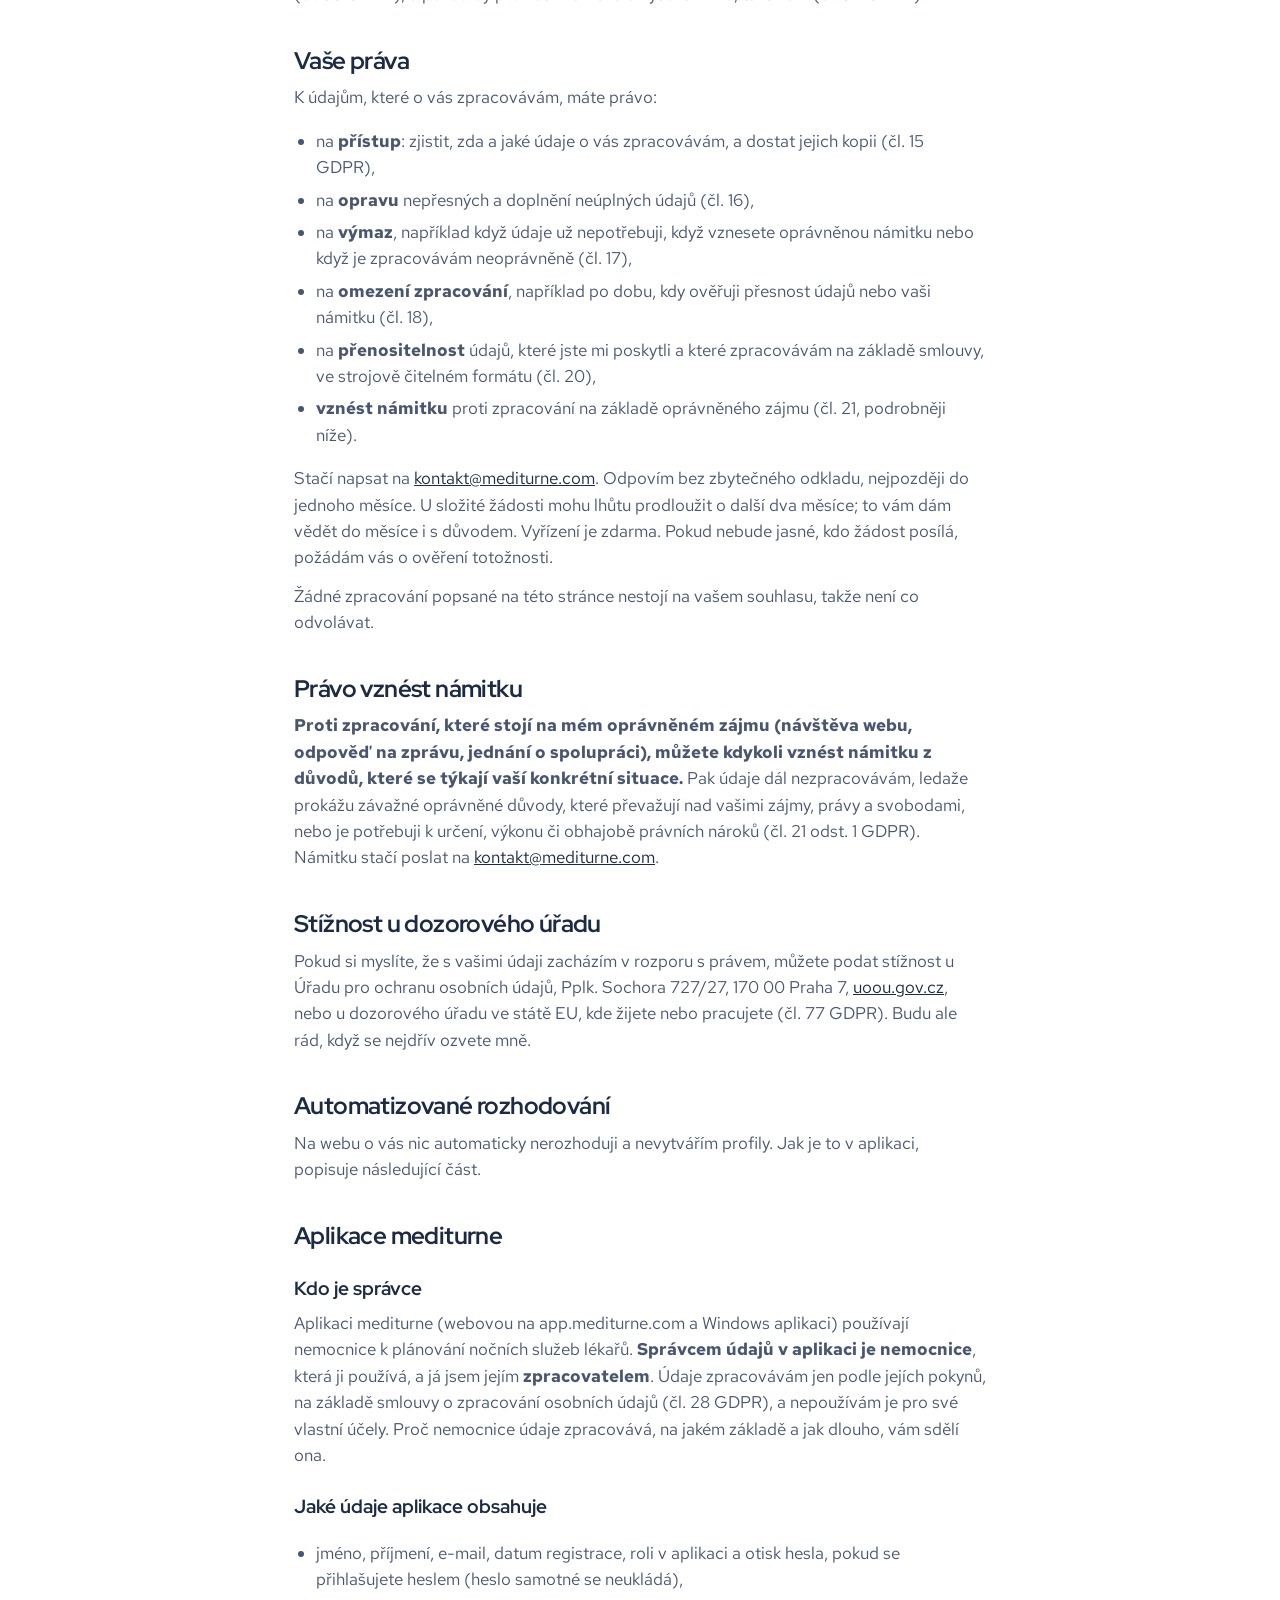
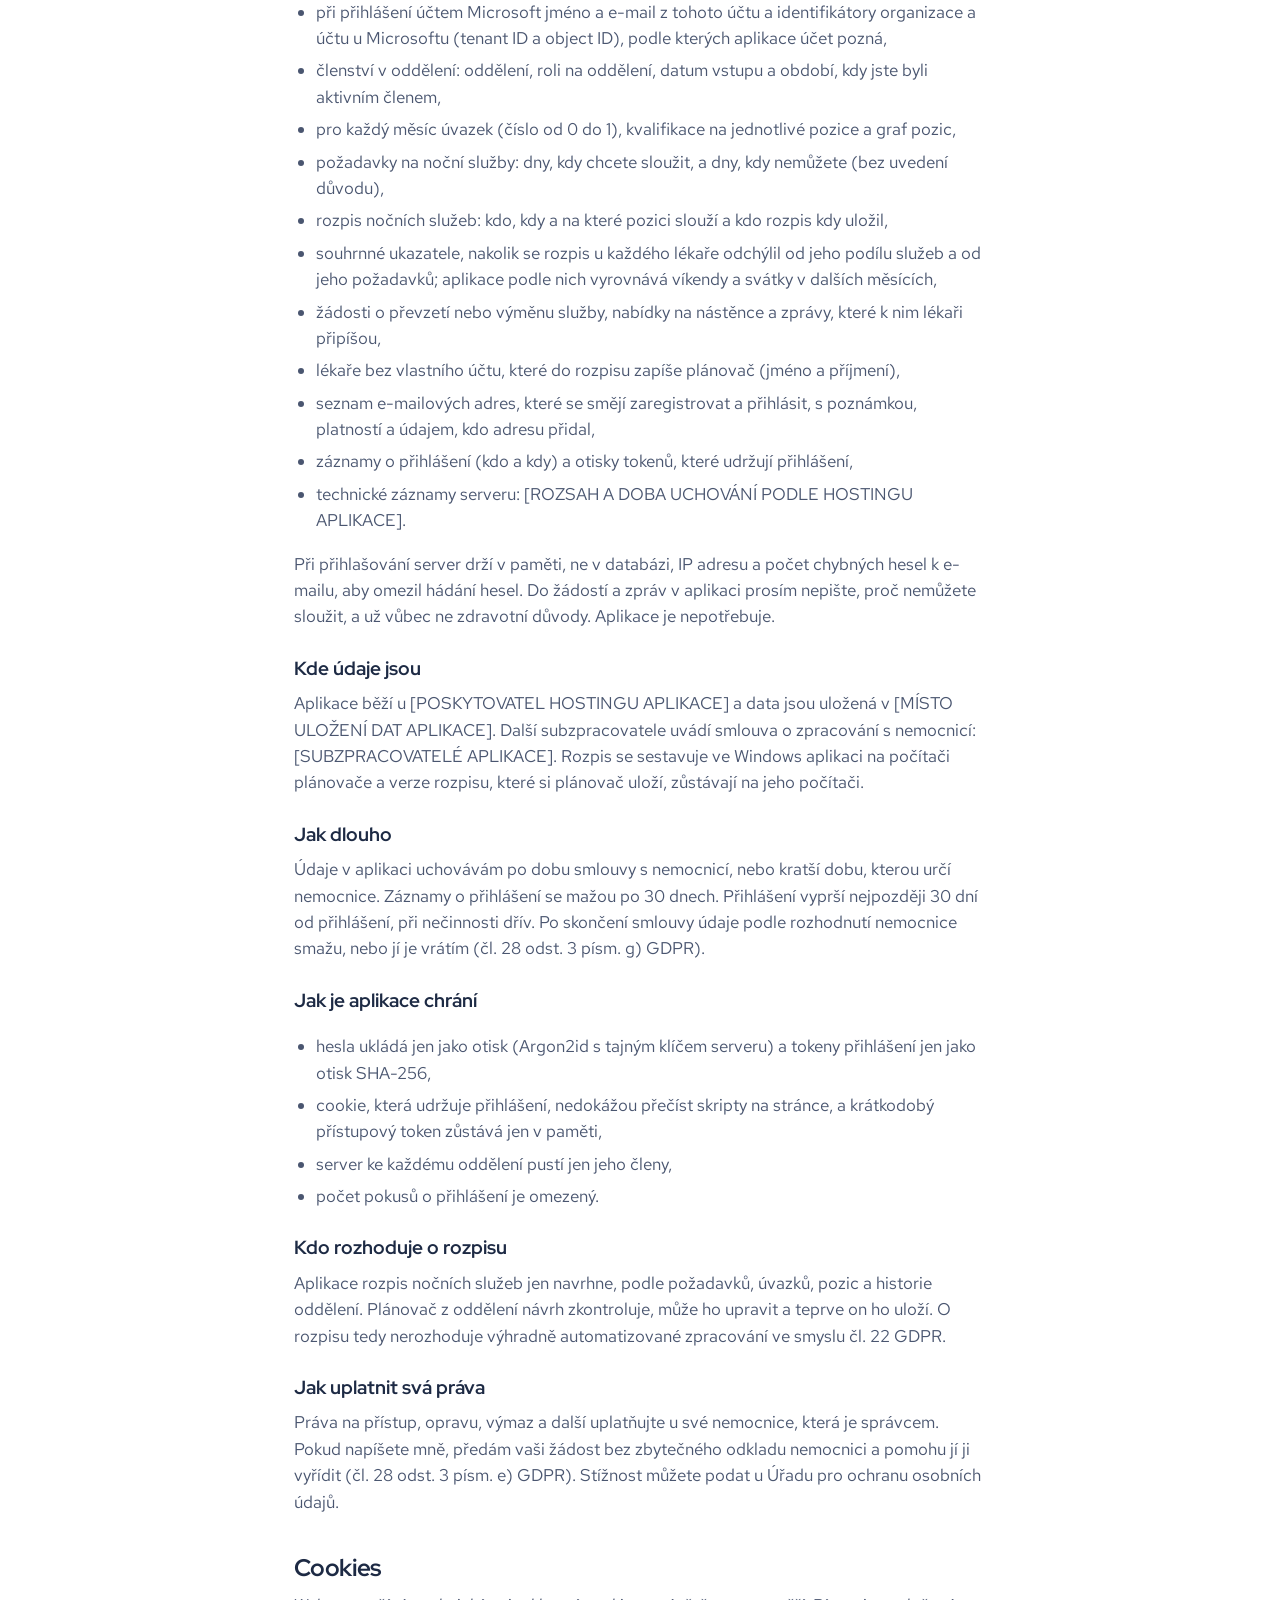
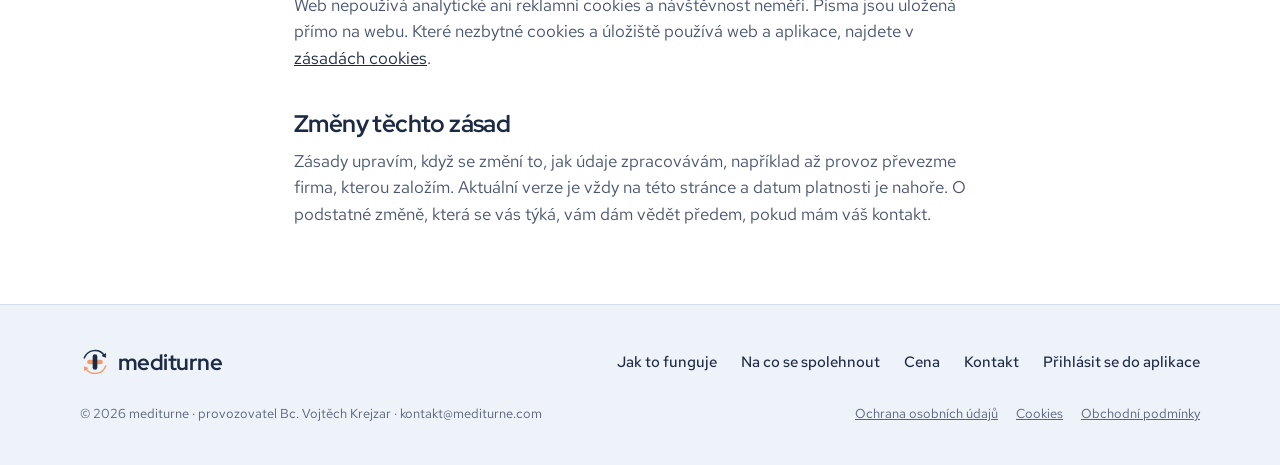
<file: ochrana-osobnich-udaju.html>
<!doctype html>
<html lang="cs">
<head>
<meta charset="utf-8">
<meta name="viewport" content="width=device-width, initial-scale=1">
<title>Ochrana osobních údajů · mediturne</title>
<meta name="description" content="Jak mediturne.com zpracovává osobní údaje návštěvníků webu a z kontaktního formuláře.">
<link rel="canonical" href="https://mediturne.com/ochrana-osobnich-udaju">
<link rel="icon" href="/favicon.ico" sizes="any">
<link rel="icon" href="/assets/favicon.svg" type="image/svg+xml">
<link rel="stylesheet" href="/assets/site.css">
</head>
<body>
<a class="skip" href="/#obsah">Přeskočit na obsah</a>

<header class="site-header">
  <div class="wrap header-row">
    <a class="brand" href="/" aria-label="mediturne, úvodní stránka"><img src="/assets/logo.svg" alt="" width="38" height="38"><span>mediturne</span></a>
    <nav class="main-nav" aria-label="Hlavní">
      <a href="/#jak">Jak to funguje</a>
      <a href="/#pravidla">Na co se spolehnout</a>
      <a href="/#cena">Cena</a>
      <a href="/#o-mne">O mně</a>
      <a href="/#kontakt">Kontakt</a>
    </nav>
    <div class="header-actions">
      <a class="link-strong" href="https://app.mediturne.com">Přihlásit se</a>
      <a class="btn btn-primary" href="/#kontakt">Domluvit pilot</a>
    </div>
    <details class="mobile-nav">
      <summary aria-label="Otevřít menu"><span></span><span></span><span></span></summary>
      <nav aria-label="Mobilní">
        <a href="/#jak">Jak to funguje</a>
        <a href="/#pravidla">Na co se spolehnout</a>
        <a href="/#cena">Cena</a>
        <a href="/#o-mne">O mně</a>
        <a href="/#kontakt">Kontakt</a>
        <a href="https://app.mediturne.com">Přihlásit se do aplikace</a>
      </nav>
    </details>
  </div>
</header>

<main id="obsah" class="legal"><div class="wrap">
<h1>Zásady ochrany osobních údajů</h1>
<p class="updated">Platné od [DATUM SPUŠTĚNÍ WEBU]</p>
<p>Tady najdete, jaké osobní údaje zpracovávám, když navštívíte web mediturne.com nebo mi napíšete, proč to dělám a jaká máte práva. Na konci je stručný popis aplikace mediturne, ve které údaje lékařů zpracovávám pro nemocnice.</p>

<h2>Ve zkratce</h2>
<div class="table-wrap"><table>
<thead><tr><th>Kdy</th><th>Jaké údaje</th><th>Proč a na jakém základě</th><th>Jak dlouho</th></tr></thead>
<tbody>
<tr><td>Prohlížíte si web</td><td>IP adresa, čas a adresa požadavku, údaje o prohlížeči</td><td>doručení stránky a ochrana webu před útoky; oprávněný zájem (čl. 6 odst. 1 písm. f) GDPR)</td><td>podle pravidel Cloudflare, po dobu potřebnou k provozu a zabezpečení</td></tr>
<tr><td>Napíšete mi formulářem nebo e-mailem</td><td>jméno, e-mail, případně nemocnice, oddělení a počet lékařů, text zprávy</td><td>odpověď, případně nabídka nebo pilot; oprávněný zájem, případně kroky před uzavřením smlouvy (písm. f a b)</td><td>12 měsíců od poslední komunikace</td></tr>
<tr><td>Jednáme o spolupráci</td><td>kontaktní údaje lidí, se kterými jednám</td><td>jednání s nemocnicí a plnění smlouvy; oprávněný zájem (písm. f)</td><td>po dobu spolupráce a 3 roky po ní</td></tr>
<tr><td>Používáte aplikaci mediturne</td><td>údaje lékařů a rozpis nočních služeb</td><td>zpracovávám je pro nemocnici, která je jejich správcem</td><td>podle smlouvy s nemocnicí</td></tr>
</tbody></table></div>

<h2>Kdo je správce a jak mě kontaktovat</h2>
<p>Správcem osobních údajů z webu mediturne.com a z komunikace se mnou jsem já, <b>Bc. Vojtěch Krejzar</b>, [PRÁVNÍ FORMA PROVOZOVATELE], IČO [IČO], adresa pro doručování [ADRESA PRO DORUČOVÁNÍ].</p>
<p>Ve všem, co se týká osobních údajů, mi pište na <a href="mailto:kontakt@mediturne.com">kontakt@mediturne.com</a> nebo dopisem na uvedenou adresu.</p>
<p>Pověřence pro ochranu osobních údajů jsem nejmenoval, protože mi to čl. 37 GDPR neukládá.</p>

<h2>Jaké údaje zpracovávám a proč</h2>
<h3>Když si web jen prohlížíte</h3>
<p>Web běží na síti společnosti Cloudflare. Při každém načtení stránky Cloudflare zpracuje vaši IP adresu, čas a adresu požadavku a údaje, které prohlížeč běžně posílá, například typ a verzi prohlížeče. Potřebuje je, aby vám stránku doručil a aby web chránil před útoky a automatizovanými roboty. K tomu může do prohlížeče uložit krátkodobé bezpečnostní cookies, které popisují <a href="/cookies">zásady cookies</a>.</p>
<p>Právním základem je můj oprávněný zájem na bezpečném a funkčním provozu webu (čl. 6 odst. 1 písm. f) GDPR, srov. recitál 49). Tyto údaje nepoužívám k měření návštěvnosti ani k profilování a nespojuji je s jinými údaji. Jak dlouho technické záznamy Cloudflare uchovává, určují jeho zásady: drží je po dobu odpovídající účelu, pro který je zpracovává, konkrétní lhůtu nezveřejňuje.</p>
<p>Bez těchto údajů nejde stránku technicky doručit.</p>

<h3>Když mi napíšete přes formulář nebo e-mailem</h3>
<p>Zpracovávám údaje, které mi pošlete: jméno, e-mail, případně nemocnici, oddělení a počet lékařů, a text zprávy. U e-mailu navíc běžné údaje o zprávě, jako jsou adresy a čas odeslání. Použiju je, abych vám odpověděl, a pokud o to stojíte, abych připravil nabídku nebo pilotní provoz. K marketingu je nepoužívám.</p>
<p>Právním základem je můj oprávněný zájem odpovídat na dotazy a jednat s nemocnicemi o spolupráci (čl. 6 odst. 1 písm. f) GDPR). Pokud byste smlouvu se mnou uzavírali vy sami, jde o kroky před uzavřením smlouvy na vaši žádost (písm. b).</p>
<p>Údaje poskytujete dobrovolně. Jméno, e-mail a text zprávy formulář vyžaduje, protože bez nich vám neumím odpovědět; ostatní pole jsou nepovinná. Do zprávy prosím nepište údaje o zdraví ani jiné citlivé údaje, nepotřebuji je.</p>
<p>Zprávy uchovávám <b>12 měsíců od naší poslední komunikace</b>, pak je smažu. Pokud z dotazu vznikne spolupráce, platí lhůta z následujícího odstavce.</p>

<h3>Když spolu jednáme o spolupráci</h3>
<p>Když s nemocnicí jednám o pilotu nebo smlouvě, zpracovávám kontaktní údaje lidí, se kterými jednám: jméno, pracovní e-mail, případně telefon a pracovní zařazení. Mám je od vás nebo od vaší nemocnice. Právním základem je můj oprávněný zájem jednat s nemocnicí a plnit smlouvu s ní (čl. 6 odst. 1 písm. f) GDPR).</p>
<p>Uchovávám je po dobu spolupráce a <b>3 roky po jejím skončení</b> kvůli případným nárokům (obecná promlčecí lhůta podle § 629 občanského zákoníku). Pokud mi zákon ukládá delší lhůtu, například u účetních dokladů, uchovávám je po tuto dobu.</p>

<h2>Komu údaje předávám</h2>
<p>Údaje neprodávám a nikomu je nepředávám pro jeho vlastní účely. Pracují s nimi jen tito zpracovatelé, a to podle mých pokynů (čl. 28 GDPR):</p>
<ul>
<li><b>Cloudflare, Inc.</b>, 101 Townsend St., San Francisco, USA: provoz webu, jeho ochrana před útoky a funkce, která zprávu z formuláře odešle do mé e-mailové schránky. Tato funkce zprávu nikam neukládá.</li>
<li><b>Seznam.cz, a.s.</b>, Praha: e-mailová schránka kontakt@mediturne.com (služba Email Profi), do které chodí e-maily i zprávy z formuláře.</li>
</ul>
<p>Údaje mohu předat také soudům nebo úřadům, pokud mi to ukládá zákon.</p>

<h2>Předávání mimo Evropskou unii</h2>
<p><b>Cloudflare</b> sídlí v USA a provozuje servery po celém světě, takže údaje z návštěvy webu a z formuláře mohou být zpracovány i mimo Evropský hospodářský prostor, včetně USA. Cloudflare je certifikovaný v rámci EU-U.S. Data Privacy Framework, o kterém Evropská komise rozhodla, že zajišťuje odpovídající úroveň ochrany (prováděcí rozhodnutí (EU) 2023/1795, čl. 45 GDPR). Pro případ, že by toto rozhodnutí přestalo platit, obsahuje smlouva o zpracování s Cloudflare standardní smluvní doložky schválené Evropskou komisí (čl. 46 odst. 2 písm. c) GDPR).</p>
<p><b>Seznam.cz</b> je česká společnost. [MÍSTO ULOŽENÍ DAT SCHRÁNKY EMAIL PROFI – OVĚŘIT U SEZNAMU]</p>
<p>Kopii těchto záruk vám na požádání pošlu. Najdete je také ve <a href="https://www.cloudflare.com/cloudflare-customer-dpa/">smluvních podmínkách Cloudflare</a>.</p>

<h2>Jak údaje chráním</h2>
<p>Web používá šifrované spojení (HTTPS), nenačítá skripty, písma ani jiný obsah třetích stran a formulář zprávu jen předá, nikde ji neukládá. Sbírám jen ty údaje, které potřebuji k odpovědi. Kdyby přesto došlo k porušení zabezpečení, ohlásím ho Úřadu pro ochranu osobních údajů (čl. 33 GDPR), a pokud by pro vás znamenalo vysoké riziko, také vám (čl. 34 GDPR).</p>

<h2>Vaše práva</h2>
<p>K údajům, které o vás zpracovávám, máte právo:</p>
<ul>
<li>na <b>přístup</b>: zjistit, zda a jaké údaje o vás zpracovávám, a dostat jejich kopii (čl. 15 GDPR),</li>
<li>na <b>opravu</b> nepřesných a doplnění neúplných údajů (čl. 16),</li>
<li>na <b>výmaz</b>, například když údaje už nepotřebuji, když vznesete oprávněnou námitku nebo když je zpracovávám neoprávněně (čl. 17),</li>
<li>na <b>omezení zpracování</b>, například po dobu, kdy ověřuji přesnost údajů nebo vaši námitku (čl. 18),</li>
<li>na <b>přenositelnost</b> údajů, které jste mi poskytli a které zpracovávám na základě smlouvy, ve strojově čitelném formátu (čl. 20),</li>
<li><b>vznést námitku</b> proti zpracování na základě oprávněného zájmu (čl. 21, podrobněji níže).</li>
</ul>
<p>Stačí napsat na <a href="mailto:kontakt@mediturne.com">kontakt@mediturne.com</a>. Odpovím bez zbytečného odkladu, nejpozději do jednoho měsíce. U složité žádosti mohu lhůtu prodloužit o další dva měsíce; to vám dám vědět do měsíce i s důvodem. Vyřízení je zdarma. Pokud nebude jasné, kdo žádost posílá, požádám vás o ověření totožnosti.</p>
<p>Žádné zpracování popsané na této stránce nestojí na vašem souhlasu, takže není co odvolávat.</p>

<h2>Právo vznést námitku</h2>
<p><b>Proti zpracování, které stojí na mém oprávněném zájmu (návštěva webu, odpověď na zprávu, jednání o spolupráci), můžete kdykoli vznést námitku z důvodů, které se týkají vaší konkrétní situace.</b> Pak údaje dál nezpracovávám, ledaže prokážu závažné oprávněné důvody, které převažují nad vašimi zájmy, právy a svobodami, nebo je potřebuji k určení, výkonu či obhajobě právních nároků (čl. 21 odst. 1 GDPR). Námitku stačí poslat na <a href="mailto:kontakt@mediturne.com">kontakt@mediturne.com</a>.</p>

<h2>Stížnost u dozorového úřadu</h2>
<p>Pokud si myslíte, že s vašimi údaji zacházím v rozporu s právem, můžete podat stížnost u Úřadu pro ochranu osobních údajů, Pplk. Sochora 727/27, 170 00 Praha 7, <a href="https://uoou.gov.cz">uoou.gov.cz</a>, nebo u dozorového úřadu ve státě EU, kde žijete nebo pracujete (čl. 77 GDPR). Budu ale rád, když se nejdřív ozvete mně.</p>

<h2>Automatizované rozhodování</h2>
<p>Na webu o vás nic automaticky nerozhoduji a nevytvářím profily. Jak je to v aplikaci, popisuje následující část.</p>

<h2>Aplikace mediturne</h2>
<h3>Kdo je správce</h3>
<p>Aplikaci mediturne (webovou na app.mediturne.com a Windows aplikaci) používají nemocnice k plánování nočních služeb lékařů. <b>Správcem údajů v aplikaci je nemocnice</b>, která ji používá, a já jsem jejím <b>zpracovatelem</b>. Údaje zpracovávám jen podle jejích pokynů, na základě smlouvy o zpracování osobních údajů (čl. 28 GDPR), a nepoužívám je pro své vlastní účely. Proč nemocnice údaje zpracovává, na jakém základě a jak dlouho, vám sdělí ona.</p>

<h3>Jaké údaje aplikace obsahuje</h3>
<ul>
<li>jméno, příjmení, e-mail, datum registrace, roli v aplikaci a otisk hesla, pokud se přihlašujete heslem (heslo samotné se neukládá),</li>
<li>při přihlášení účtem Microsoft jméno a e-mail z tohoto účtu a identifikátory organizace a účtu u Microsoftu (tenant ID a object ID), podle kterých aplikace účet pozná,</li>
<li>členství v oddělení: oddělení, roli na oddělení, datum vstupu a období, kdy jste byli aktivním členem,</li>
<li>pro každý měsíc úvazek (číslo od 0 do 1), kvalifikace na jednotlivé pozice a graf pozic,</li>
<li>požadavky na noční služby: dny, kdy chcete sloužit, a dny, kdy nemůžete (bez uvedení důvodu),</li>
<li>rozpis nočních služeb: kdo, kdy a na které pozici slouží a kdo rozpis kdy uložil,</li>
<li>souhrnné ukazatele, nakolik se rozpis u každého lékaře odchýlil od jeho podílu služeb a od jeho požadavků; aplikace podle nich vyrovnává víkendy a svátky v dalších měsících,</li>
<li>žádosti o převzetí nebo výměnu služby, nabídky na nástěnce a zprávy, které k nim lékaři připíšou,</li>
<li>lékaře bez vlastního účtu, které do rozpisu zapíše plánovač (jméno a příjmení),</li>
<li>seznam e-mailových adres, které se smějí zaregistrovat a přihlásit, s poznámkou, platností a údajem, kdo adresu přidal,</li>
<li>záznamy o přihlášení (kdo a kdy) a otisky tokenů, které udržují přihlášení,</li>
<li>technické záznamy serveru: [ROZSAH A DOBA UCHOVÁNÍ PODLE HOSTINGU APLIKACE].</li>
</ul>
<p>Při přihlašování server drží v paměti, ne v databázi, IP adresu a počet chybných hesel k e-mailu, aby omezil hádání hesel. Do žádostí a zpráv v aplikaci prosím nepište, proč nemůžete sloužit, a už vůbec ne zdravotní důvody. Aplikace je nepotřebuje.</p>

<h3>Kde údaje jsou</h3>
<p>Aplikace běží u [POSKYTOVATEL HOSTINGU APLIKACE] a data jsou uložená v [MÍSTO ULOŽENÍ DAT APLIKACE]. Další subzpracovatele uvádí smlouva o zpracování s nemocnicí: [SUBZPRACOVATELÉ APLIKACE]. Rozpis se sestavuje ve Windows aplikaci na počítači plánovače a verze rozpisu, které si plánovač uloží, zůstávají na jeho počítači.</p>

<h3>Jak dlouho</h3>
<p>Údaje v aplikaci uchovávám po dobu smlouvy s nemocnicí, nebo kratší dobu, kterou určí nemocnice. Záznamy o přihlášení se mažou po 30 dnech. Přihlášení vyprší nejpozději 30 dní od přihlášení, při nečinnosti dřív. Po skončení smlouvy údaje podle rozhodnutí nemocnice smažu, nebo jí je vrátím (čl. 28 odst. 3 písm. g) GDPR).</p>

<h3>Jak je aplikace chrání</h3>
<ul>
<li>hesla ukládá jen jako otisk (Argon2id s tajným klíčem serveru) a tokeny přihlášení jen jako otisk SHA-256,</li>
<li>cookie, která udržuje přihlášení, nedokážou přečíst skripty na stránce, a krátkodobý přístupový token zůstává jen v paměti,</li>
<li>server ke každému oddělení pustí jen jeho členy,</li>
<li>počet pokusů o přihlášení je omezený.</li>
</ul>

<h3>Kdo rozhoduje o rozpisu</h3>
<p>Aplikace rozpis nočních služeb jen navrhne, podle požadavků, úvazků, pozic a historie oddělení. Plánovač z oddělení návrh zkontroluje, může ho upravit a teprve on ho uloží. O rozpisu tedy nerozhoduje výhradně automatizované zpracování ve smyslu čl. 22 GDPR.</p>

<h3>Jak uplatnit svá práva</h3>
<p>Práva na přístup, opravu, výmaz a další uplatňujte u své nemocnice, která je správcem. Pokud napíšete mně, předám vaši žádost bez zbytečného odkladu nemocnici a pomohu jí ji vyřídit (čl. 28 odst. 3 písm. e) GDPR). Stížnost můžete podat u Úřadu pro ochranu osobních údajů.</p>

<h2>Cookies</h2>
<p>Web nepoužívá analytické ani reklamní cookies a návštěvnost neměří. Písma jsou uložená přímo na webu. Které nezbytné cookies a úložiště používá web a aplikace, najdete v <a href="/cookies">zásadách cookies</a>.</p>

<h2>Změny těchto zásad</h2>
<p>Zásady upravím, když se změní to, jak údaje zpracovávám, například až provoz převezme firma, kterou založím. Aktuální verze je vždy na této stránce a datum platnosti je nahoře. O podstatné změně, která se vás týká, vám dám vědět předem, pokud mám váš kontakt.</p>

</div></main>
<footer class="site-footer">
  <div class="wrap footer-row">
    <a class="brand brand-small" href="/"><img src="/assets/logo.svg" alt="" width="30" height="30"><span>mediturne</span></a>
    <nav class="footer-nav" aria-label="Patička">
      <a href="/#jak">Jak to funguje</a><a href="/#pravidla">Na co se spolehnout</a><a href="/#cena">Cena</a><a href="/#kontakt">Kontakt</a>
      <a class="link-strong" href="https://app.mediturne.com">Přihlásit se do aplikace</a>
    </nav>
  </div>
  <div class="wrap footer-legal">
    <p>© 2026 mediturne · provozovatel Bc. Vojtěch Krejzar · kontakt@mediturne.com</p>
    <nav aria-label="Právní informace"><a href="/ochrana-osobnich-udaju">Ochrana osobních údajů</a><a href="/cookies">Cookies</a><a href="/obchodni-podminky">Obchodní podmínky</a></nav>
  </div>
</footer>
</body>
</html>
</file>
<file: assets/site.css>
/* mediturne.com. Colours and type follow the brand manual. */
/* Self-hosted Red Hat fonts (SIL OFL 1.1, fonts/OFL.txt); loading them from Google would send visitors' IPs to Google. */
@font-face{font-family:"Red Hat Display";src:url("/fonts/red-hat-display-latin.woff2") format("woff2");font-weight:300 900;font-display:swap;unicode-range:U+0000-00FF,U+0131,U+0152-0153,U+02BB-02BC,U+02C6,U+02DA,U+02DC,U+0304,U+0308,U+0329,U+2000-206F,U+20AC,U+2122,U+2191,U+2193,U+2212,U+2215,U+FEFF,U+FFFD}
@font-face{font-family:"Red Hat Display";src:url("/fonts/red-hat-display-latin-ext.woff2") format("woff2");font-weight:300 900;font-display:swap;unicode-range:U+0100-02BA,U+02BD-02C5,U+02C7-02CC,U+02CE-02D7,U+02DD-02FF,U+0304,U+0308,U+0329,U+1D00-1DBF,U+1E00-1E9F,U+1EF2-1EFF,U+2020,U+20A0-20AB,U+20AD-20C0,U+2113,U+2C60-2C7F,U+A720-A7FF}
@font-face{font-family:"Red Hat Text";src:url("/fonts/red-hat-text-latin.woff2") format("woff2");font-weight:300 700;font-display:swap;unicode-range:U+0000-00FF,U+0131,U+0152-0153,U+02BB-02BC,U+02C6,U+02DA,U+02DC,U+0304,U+0308,U+0329,U+2000-206F,U+20AC,U+2122,U+2191,U+2193,U+2212,U+2215,U+FEFF,U+FFFD}
@font-face{font-family:"Red Hat Text";src:url("/fonts/red-hat-text-latin-ext.woff2") format("woff2");font-weight:300 700;font-display:swap;unicode-range:U+0100-02BA,U+02BD-02C5,U+02C7-02CC,U+02CE-02D7,U+02DD-02FF,U+0304,U+0308,U+0329,U+1D00-1DBF,U+1E00-1E9F,U+1EF2-1EFF,U+2020,U+20A0-20AB,U+20AD-20C0,U+2113,U+2C60-2C7F,U+A720-A7FF}

:root{
  --navy:#1D2A44; --peach:#EE9B6E; --peach-ink:#B4602F; --sky:#A9C6E8; --mist:#EEF3FA; --white:#FFFFFF;
  --ink2:#4A5670; --muted:#56617A; --line:#DDE4EE; --line2:#C9D5E6; --ok-bg:#E6F2EA; --ok-ink:#23583A; --weekend:#FBE7DB;
  --display:"Red Hat Display",system-ui,-apple-system,"Segoe UI",sans-serif;
  --text:"Red Hat Text",system-ui,-apple-system,"Segoe UI",sans-serif;
  --gutter:clamp(16px,5vw,96px);
}
*{box-sizing:border-box}
html{scroll-behavior:smooth;scroll-padding-top:88px}
@media (prefers-reduced-motion:reduce){html{scroll-behavior:auto}}
body{margin:0;font-family:var(--text);font-size:17px;line-height:1.6;color:var(--navy);background:var(--white);-webkit-font-smoothing:antialiased}
h1,h2,h3{font-family:var(--display);margin:0;text-wrap:balance}
p{margin:0}
a{color:var(--navy)}
img{max-width:100%}
:focus-visible{outline:3px solid var(--peach);outline-offset:3px;border-radius:6px}
.wrap{max-width:1248px;margin:0 auto;padding-inline:var(--gutter)}
.skip{position:absolute;left:-999px;top:8px;background:var(--navy);color:#fff;padding:10px 14px;border-radius:8px;z-index:20}
.skip:focus{left:8px}

.label{font-family:ui-monospace,"SFMono-Regular",Consolas,monospace;font-size:12px;letter-spacing:.08em;text-transform:uppercase;color:var(--muted)}
.eyebrow-accent{font-weight:600;color:var(--peach-ink);font-size:15px}
.lead{font-size:clamp(18px,1.6vw,20px);line-height:1.55;color:var(--ink2);max-width:36em}
.muted{color:var(--muted);font-size:15px}
.note{font-size:15px;color:var(--muted)}
.link-strong{font-weight:600}

h2{font-size:clamp(30px,3.4vw,42px);font-weight:700;letter-spacing:-.025em;line-height:1.12}
.h-mid{font-size:clamp(24px,2.4vw,32px);line-height:1.2;letter-spacing:-.02em}
.h-small{font-size:clamp(22px,2vw,26px);letter-spacing:-.015em}
.h-big{font-size:clamp(40px,5vw,60px);font-weight:900;letter-spacing:-.035em;line-height:1}

.btn{display:inline-flex;align-items:center;justify-content:center;min-height:50px;padding:0 24px;border-radius:999px;font:600 16px/1 var(--text);text-decoration:none;border:2px solid transparent;cursor:pointer;transition:transform .15s ease,background-color .15s ease}
.btn-primary{background:var(--navy);color:#fff}
.btn-primary:hover{background:#2A3B5E}
.btn-ghost{background:#fff;color:var(--navy);border-color:var(--line2)}
.btn-ghost:hover{border-color:var(--navy)}
.btn:active{transform:translateY(1px)}

/* header */
.site-header{position:sticky;top:0;z-index:10;background:rgba(255,255,255,.92);backdrop-filter:saturate(1.4) blur(8px);border-bottom:1px solid var(--line)}
.header-row{display:flex;align-items:center;justify-content:space-between;gap:24px;min-height:76px}
.brand{display:flex;align-items:center;gap:8px;text-decoration:none;color:var(--navy);font-family:var(--display);font-weight:700;font-size:26px;letter-spacing:-.025em}
.brand-small{font-size:22px}
.main-nav{display:flex;gap:28px}
.main-nav a,.footer-nav a{text-decoration:none;font-size:15px;font-weight:500}
.main-nav a:hover,.footer-nav a:hover{text-decoration:underline;text-underline-offset:4px}
.header-actions{display:flex;align-items:center;gap:18px}
.mobile-nav{display:none}
@media (max-width:1060px){.main-nav{display:none}}
@media (max-width:720px){
  .header-actions{display:none}
  .mobile-nav{display:block;position:relative}
  .mobile-nav summary{list-style:none;cursor:pointer;width:48px;height:48px;display:flex;flex-direction:column;justify-content:center;gap:5px;padding:0 12px;border-radius:12px}
  .mobile-nav summary::-webkit-details-marker{display:none}
  .mobile-nav summary span{display:block;height:2px;background:var(--navy);border-radius:2px}
  .mobile-nav nav{position:absolute;right:0;top:56px;background:#fff;border:1px solid var(--line);border-radius:16px;box-shadow:0 18px 40px rgba(29,42,68,.14);padding:8px;display:flex;flex-direction:column;min-width:240px}
  .mobile-nav nav a{padding:12px 14px;text-decoration:none;font-weight:500;border-radius:10px}
  .mobile-nav nav a:hover{background:var(--mist)}
}

/* hero */
.hero{background:var(--mist);padding-block:clamp(48px,7vw,88px) clamp(56px,7vw,96px)}
.hero-grid{display:grid;grid-template-columns:repeat(12,minmax(0,1fr));gap:40px;align-items:center}
.hero-text{grid-column:span 6;display:flex;flex-direction:column;gap:24px}
.hero h1{font-size:clamp(44px,6vw,68px);font-weight:900;line-height:1.02;letter-spacing:-.035em}
.actions{display:flex;flex-wrap:wrap;gap:12px}
.hero-visual{grid-column:7/span 6;position:relative;min-height:440px}
.card{background:#fff;border-radius:20px;box-shadow:0 18px 40px rgba(29,42,68,.16)}
.roster{position:absolute;left:0;top:0;width:min(460px,100%);padding:18px;display:flex;flex-direction:column;gap:12px}
.roster-head{display:flex;justify-content:space-between;align-items:baseline;gap:12px;font-family:var(--display);font-size:16px}
.pill-ok{font-family:var(--text);font-size:12px;font-weight:600;color:var(--ok-ink);background:var(--ok-bg);padding:3px 10px;border-radius:999px;white-space:nowrap}
.roster-grid{display:grid;grid-template-columns:118px repeat(10,minmax(0,1fr));gap:4px;align-items:center;font-size:12.5px}
.roster-grid .d{text-align:center;font-size:11px;font-weight:600;color:var(--muted)}
.roster-grid .d.we{color:var(--peach-ink)}
.roster-grid .c{height:22px;border-radius:6px;background:var(--mist)}
.roster-grid .c.we{background:var(--weekend)}
.roster-grid .c.on{background:var(--navy)}
.roster-note{font-size:12px;color:var(--muted)}
.handover{position:absolute;right:0;bottom:0;width:min(400px,92%);padding:20px;display:flex;flex-direction:column;gap:12px}
.handover p{font-size:17px;line-height:1.45}
.handover-actions{display:flex;gap:10px}
.fake-btn{padding:10px 18px;border-radius:999px;border:1.5px solid var(--line2);font-weight:600;font-size:15px}
.fake-primary{background:var(--navy);border-color:var(--navy);color:#fff}
@media (max-width:980px){
  .hero-grid{grid-template-columns:minmax(0,1fr)}
  .hero-text,.hero-visual{grid-column:1/-1}
  .hero-visual{min-height:0;display:flex;flex-direction:column;gap:16px}
  .roster,.handover{position:static;width:100%;max-width:520px}
  .handover{align-self:flex-end;max-width:420px}
}
@media (max-width:480px){.roster-grid{grid-template-columns:92px repeat(10,minmax(0,1fr));gap:3px}.roster-grid .c{height:18px}}

/* story */
.story{padding-block:clamp(48px,6vw,72px);border-bottom:1px solid var(--line)}
.story-grid{display:grid;grid-template-columns:repeat(12,minmax(0,1fr));gap:32px;align-items:center}
.story-grid>div{grid-column:span 5;display:flex;flex-direction:column;gap:12px}
.facts{grid-column:7/span 6;display:grid;grid-template-columns:repeat(3,minmax(0,1fr));gap:24px;margin:0}
.facts dt{white-space:nowrap;font-family:var(--display);font-weight:900;font-size:clamp(36px,4vw,52px);letter-spacing:-.04em;line-height:1}
.facts dd{margin:6px 0 0;font-size:15px;color:var(--ink2);line-height:1.45}
@media (max-width:1100px){.story-grid{grid-template-columns:minmax(0,1fr)}.story-grid>div,.facts{grid-column:1/-1}}
@media (max-width:520px){.facts{grid-template-columns:1fr}}

/* sections */
.section{padding-block:clamp(64px,8vw,96px)}
.section-mist{background:var(--mist)}
.section h2{margin-top:10px}
.rules{list-style:none;margin:36px 0 0;padding:0;display:grid;grid-template-columns:repeat(3,minmax(0,1fr));gap:18px}
.rule{padding:28px;border-radius:20px;background:#fff;border:1px solid var(--line);display:flex;flex-direction:column;gap:12px}
.rule h3{font-size:21px;line-height:1.25}
.rule p{font-size:16px;color:var(--ink2)}
.rule .icon{width:48px;height:48px;border-radius:14px;background:var(--mist);display:flex;align-items:center;justify-content:center}
.rule .icon svg{width:24px;height:24px;fill:none;stroke:var(--navy);stroke-width:1.8;stroke-linecap:round;stroke-linejoin:round}
.rule-dark{background:var(--navy);border-color:var(--navy);color:#fff;justify-content:space-between}
.rule-dark p{color:#C8D4E6}
@media (max-width:980px){.rules{grid-template-columns:repeat(2,minmax(0,1fr))}}
@media (max-width:620px){.rules{grid-template-columns:1fr}}

.steps{list-style:none;margin:40px 0 28px;padding:0;display:grid;grid-template-columns:repeat(3,minmax(0,1fr));gap:48px}
.steps li{display:flex;flex-direction:column;gap:12px}
.steps .num{width:44px;height:44px;border-radius:999px;background:var(--peach);display:flex;align-items:center;justify-content:center;font-family:var(--display);font-weight:900;font-size:19px}
.steps h3{font-size:22px}
.steps p{font-size:16px;color:var(--ink2)}
@media (max-width:860px){.steps{grid-template-columns:1fr;gap:28px}}

.two-col{display:grid;grid-template-columns:repeat(12,minmax(0,1fr));gap:48px}
.two-col>:first-child{grid-column:span 5}
.two-col>:last-child{grid-column:7/span 6}
@media (max-width:900px){.two-col{grid-template-columns:minmax(0,1fr);gap:40px}.two-col>:first-child,.two-col>:last-child{grid-column:1/-1}}
.about{display:flex;flex-direction:column;gap:22px}
.person{display:flex;gap:18px;align-items:center}
.person h3{font-size:20px}
.avatar{width:96px;height:96px;flex-shrink:0;border-radius:999px;background:var(--mist);display:flex;align-items:center;justify-content:center;font-family:var(--display);font-weight:900;font-size:30px;color:var(--navy)}
blockquote{margin:0;font-size:18px;line-height:1.65;color:var(--ink2)}
.price-box{background:var(--mist);border-radius:20px;padding:24px;display:flex;flex-direction:column;gap:8px}
.price-box p:last-child{color:var(--ink2);font-size:16px}
.faq details{border-bottom:1px solid #D5DEEA;padding-block:18px}
.faq summary{font-family:var(--display);font-weight:700;font-size:18px;cursor:pointer;list-style:none;display:flex;justify-content:space-between;gap:16px}
.faq summary::-webkit-details-marker{display:none}
.faq summary::after{content:"+";font-weight:500;font-size:24px;line-height:1;color:var(--muted)}
.faq details[open] summary::after{content:"–"}
.faq details p{margin-top:10px;font-size:16px;color:var(--ink2)}

/* contact */
.contact-text{display:flex;flex-direction:column;gap:18px}
.contact-mail a{font-family:var(--display);font-weight:700;font-size:clamp(20px,2.2vw,26px);text-decoration:none;overflow-wrap:anywhere}
.contact-form{background:#fff;border-radius:28px;padding:clamp(22px,3vw,36px);display:flex;flex-direction:column;gap:16px}
.row2{display:grid;grid-template-columns:repeat(2,minmax(0,1fr));gap:16px}
@media (max-width:560px){.row2{grid-template-columns:1fr}}
.field{display:flex;flex-direction:column;gap:6px}
.field label{font-size:14px;font-weight:600}
.field input,.field textarea{font:inherit;font-size:16px;color:var(--navy);background:#fff;border:1.5px solid var(--line2);border-radius:12px;padding:12px 14px;min-height:50px}
.field textarea{resize:vertical}
.field input:focus,.field textarea:focus{border-color:var(--navy);outline:none;box-shadow:0 0 0 3px rgba(238,155,110,.45)}
.field input[aria-invalid="true"],.field textarea[aria-invalid="true"]{border-color:#B3261E}
.hp{position:absolute;left:-10000px;width:1px;height:1px;overflow:hidden}
.contact-form .btn{align-self:flex-start}
.form-status{font-size:15px;min-height:1.4em}
.form-status.ok{color:var(--ok-ink);font-weight:600}
.form-status.err{color:#B3261E;font-weight:600}
.fine{font-size:13px;color:var(--muted)}

/* footer */
.site-footer{background:var(--mist);border-top:1px solid #D5DEEA;padding-block:40px}
.footer-row{display:flex;justify-content:space-between;align-items:center;gap:24px;flex-wrap:wrap}
.footer-nav{display:flex;gap:24px;flex-wrap:wrap;align-items:center}
.footer-legal{display:flex;justify-content:space-between;gap:16px 24px;flex-wrap:wrap;margin-top:24px;font-size:13px;color:var(--muted)}
.footer-legal nav{display:flex;gap:18px;flex-wrap:wrap}
.footer-legal a{color:var(--muted)}

/* legal pages */
.legal{padding-block:clamp(48px,6vw,80px)}
.legal .wrap{max-width:820px}
.legal h1{font-size:clamp(34px,4vw,48px);font-weight:900;letter-spacing:-.03em;line-height:1.05;margin-bottom:12px}
.legal h2{font-size:24px;margin-top:40px;margin-bottom:10px}
.legal h3{font-size:19px;margin-top:24px;margin-bottom:6px}
.legal p,.legal li{color:var(--ink2);font-size:16.5px}
.legal p+p{margin-top:12px}
.legal ul,.legal ol{padding-left:22px;display:flex;flex-direction:column;gap:6px}
.legal table{border-collapse:collapse;width:100%;font-size:15px;margin-top:12px}
.legal th,.legal td{border:1px solid var(--line);padding:10px;text-align:left;vertical-align:top}
.legal th{background:var(--mist)}
.legal .table-wrap{overflow-x:auto}
.legal .updated{color:var(--muted);font-size:14px}
</file>
